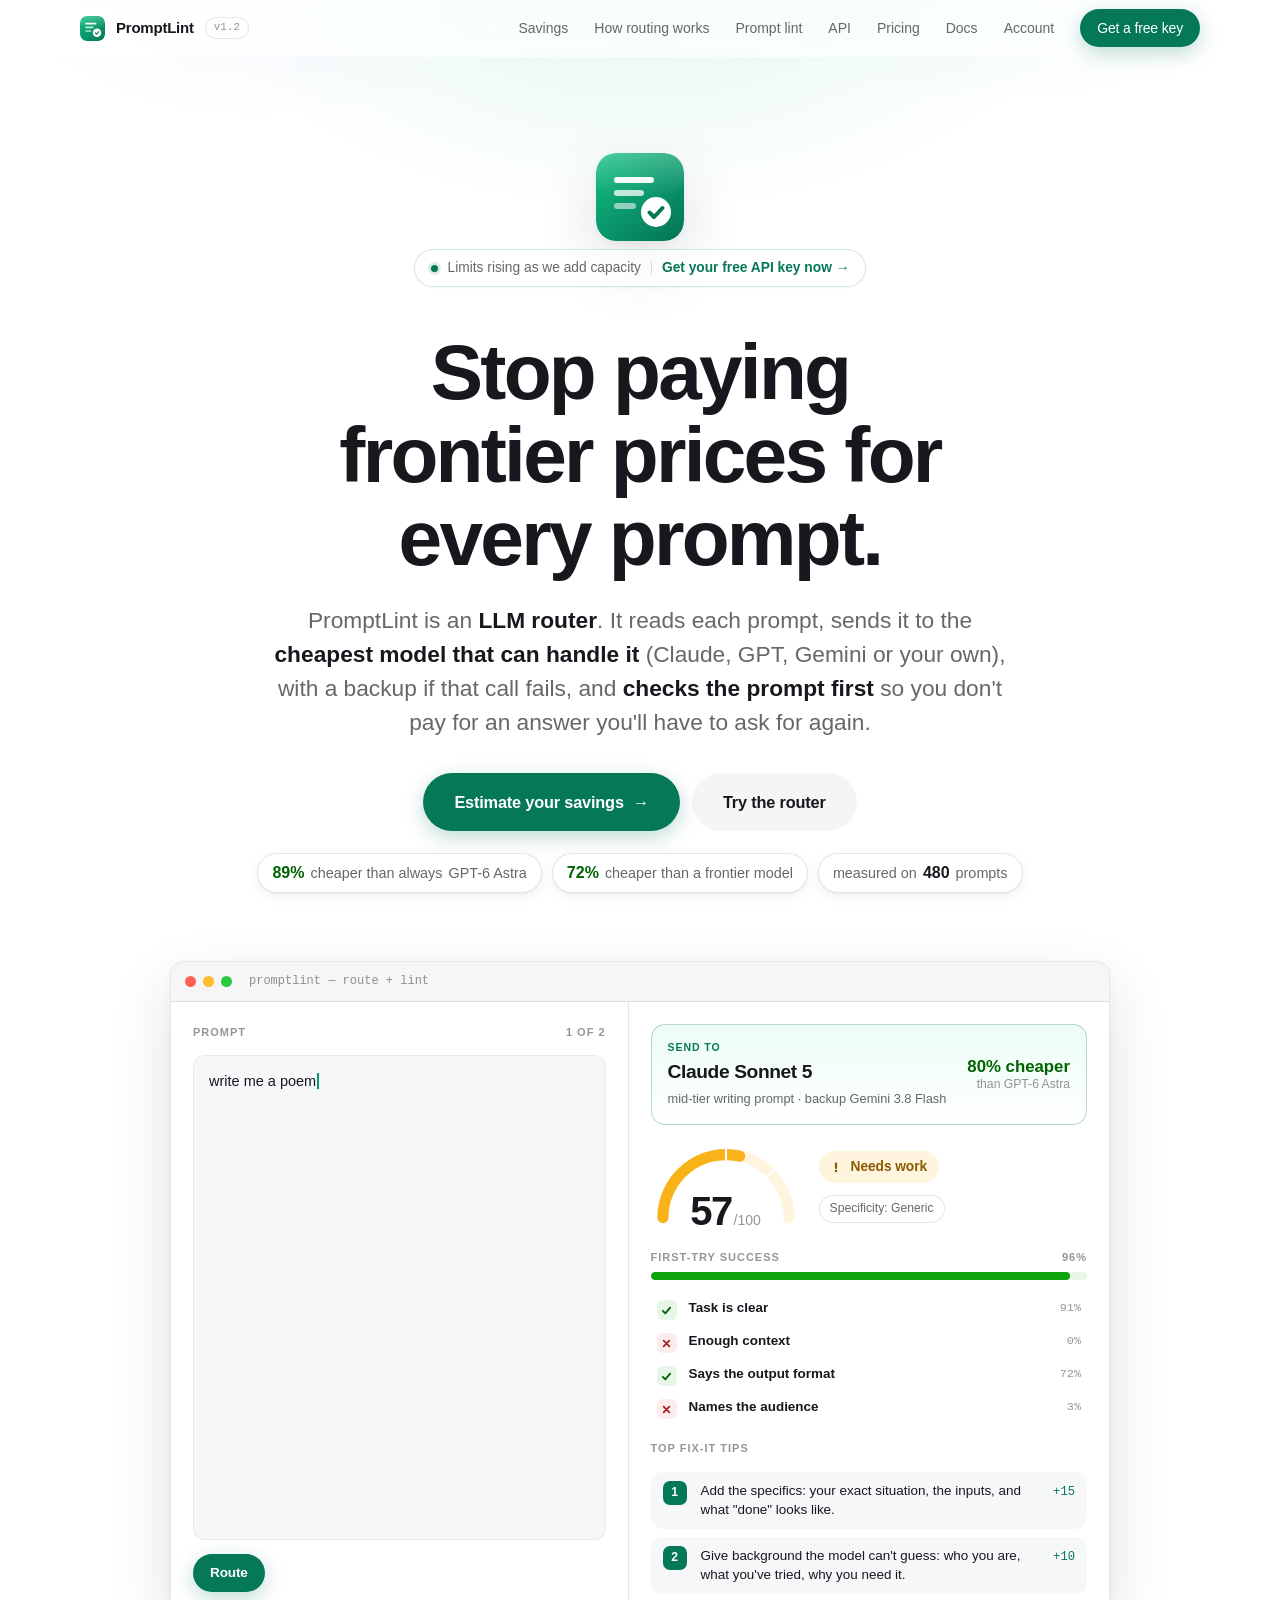
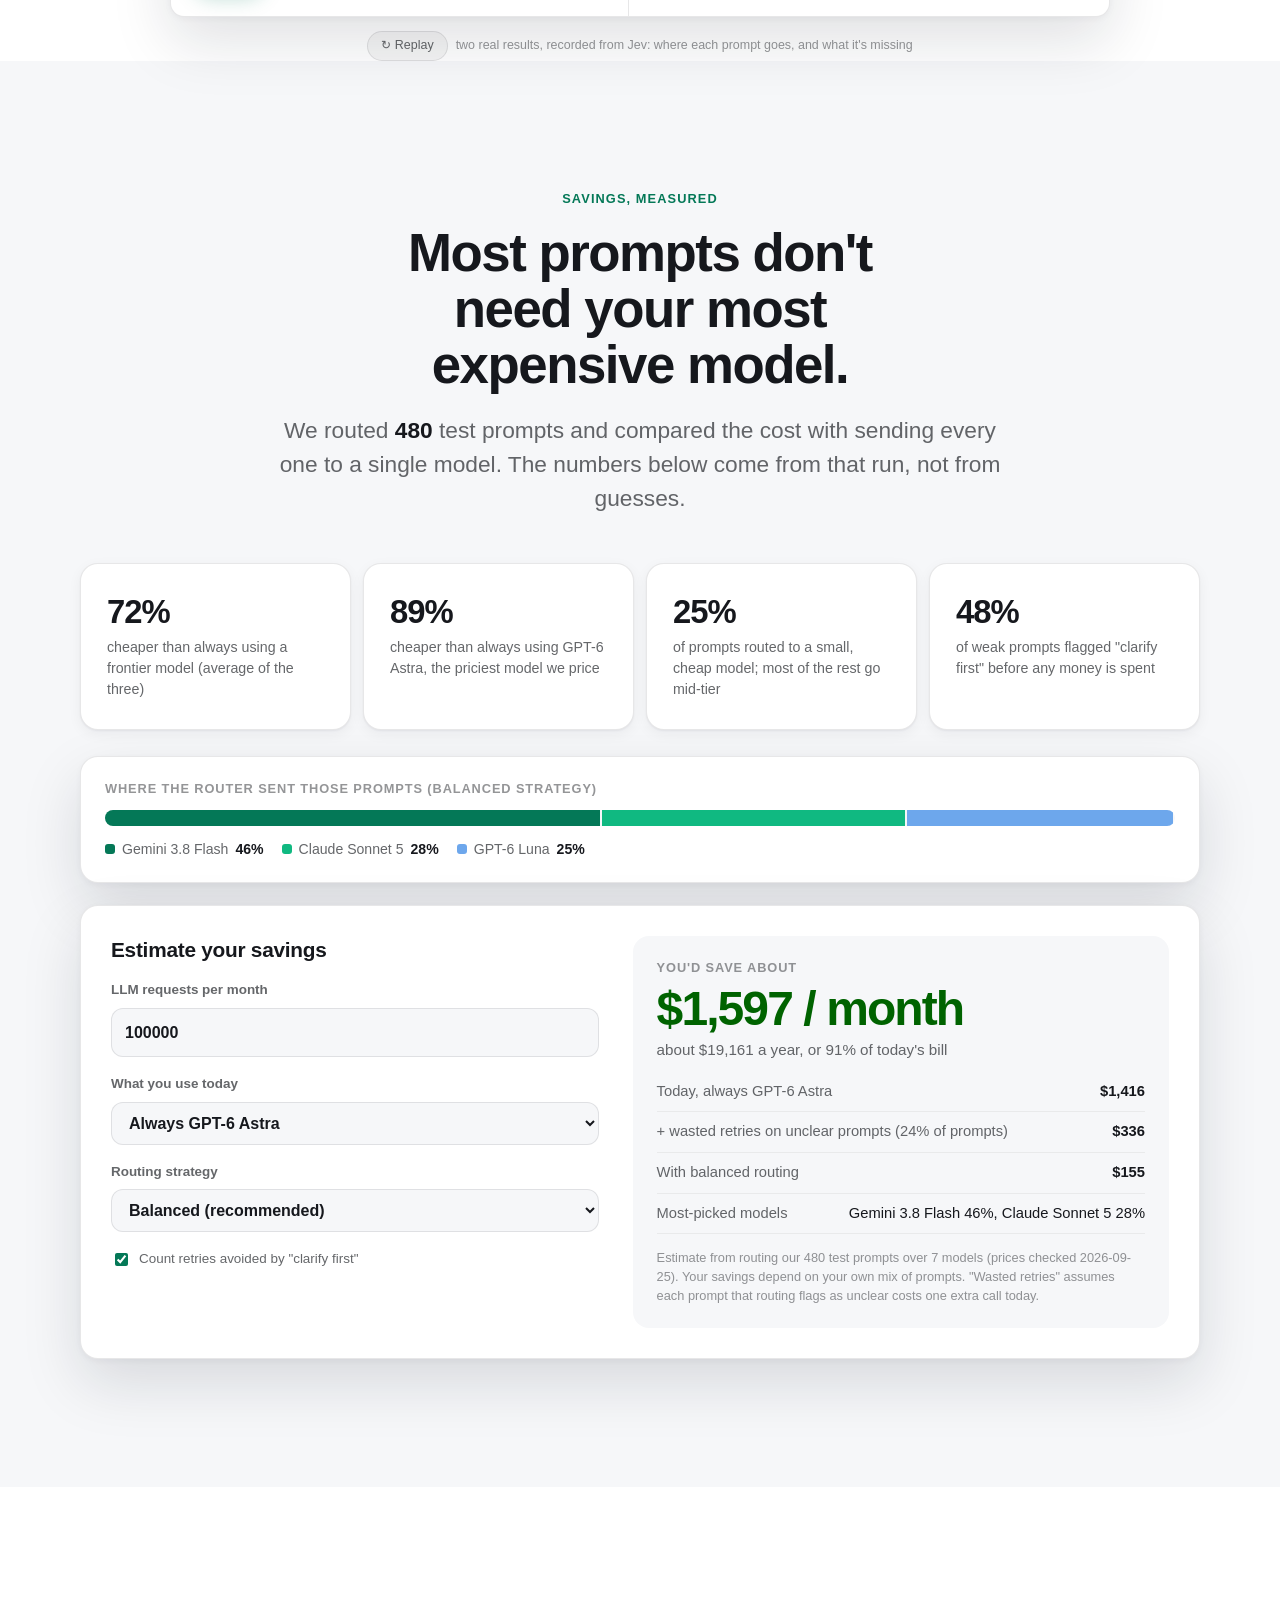
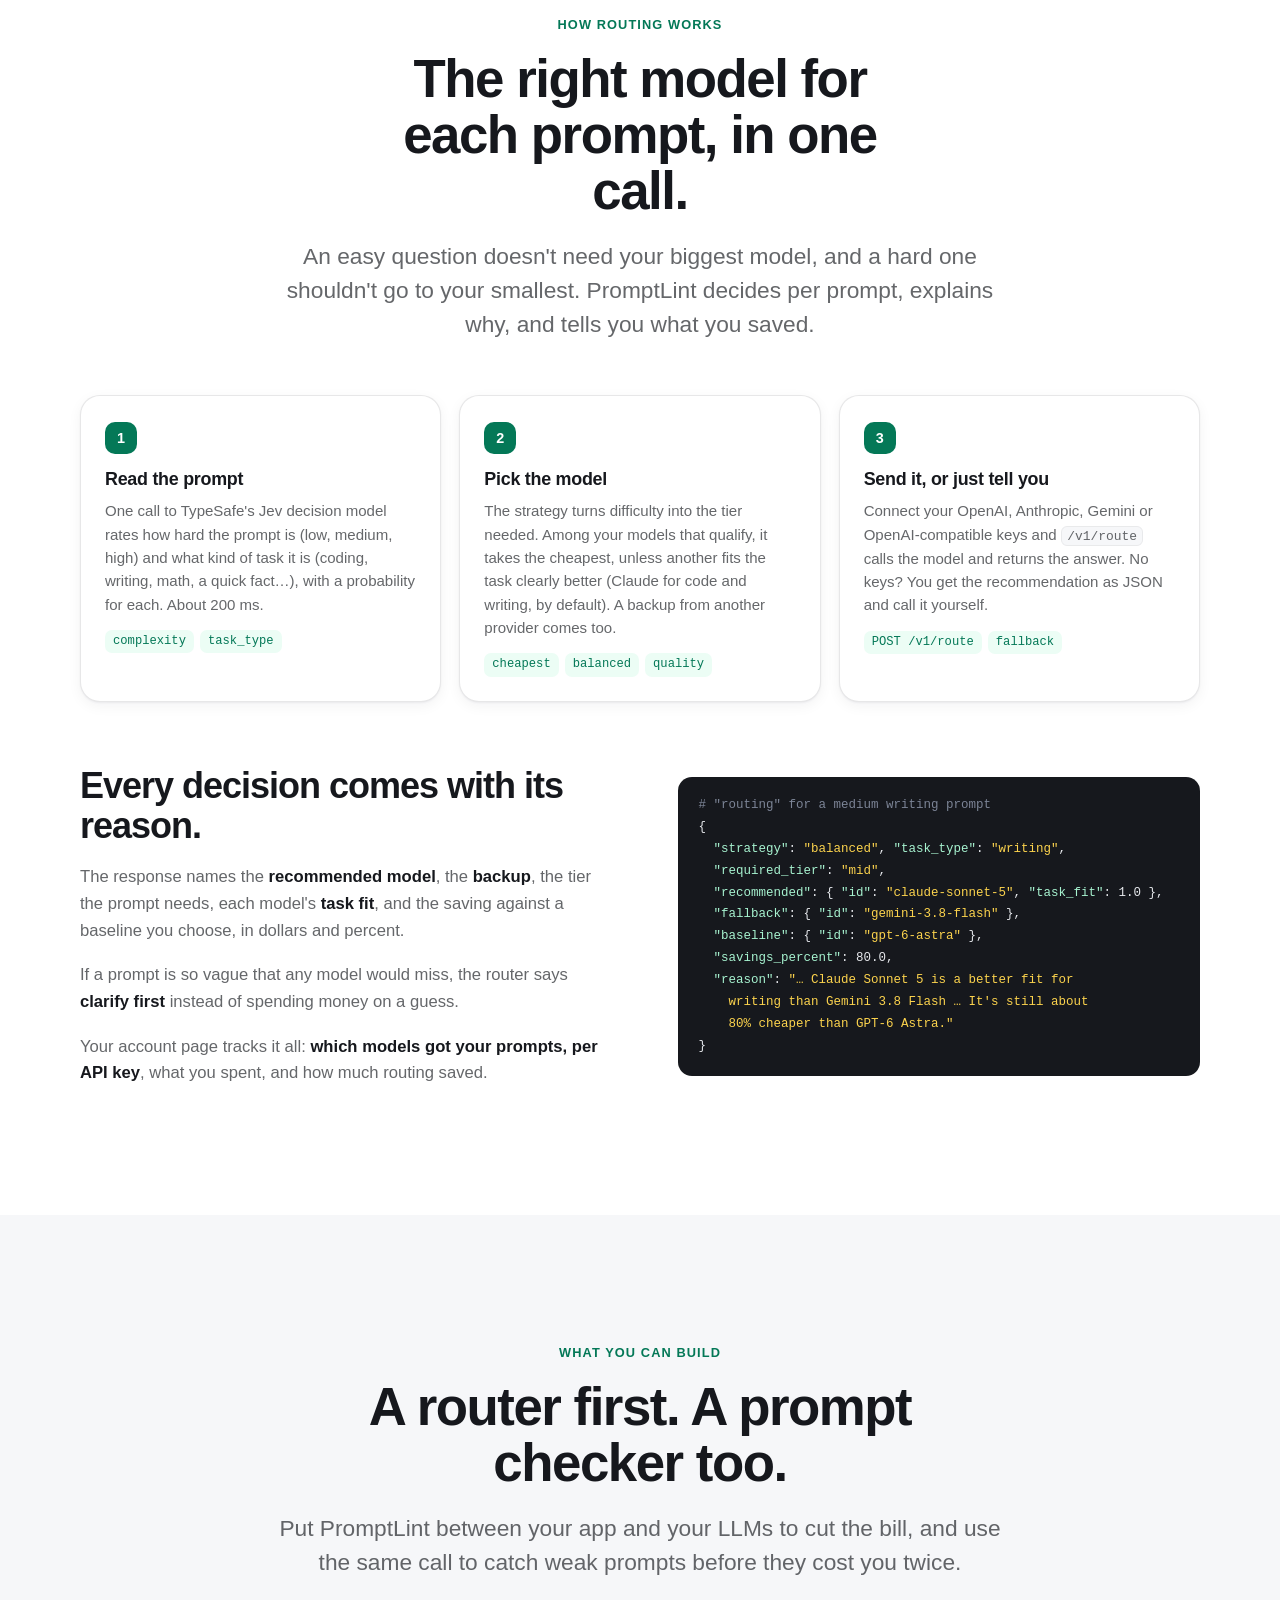
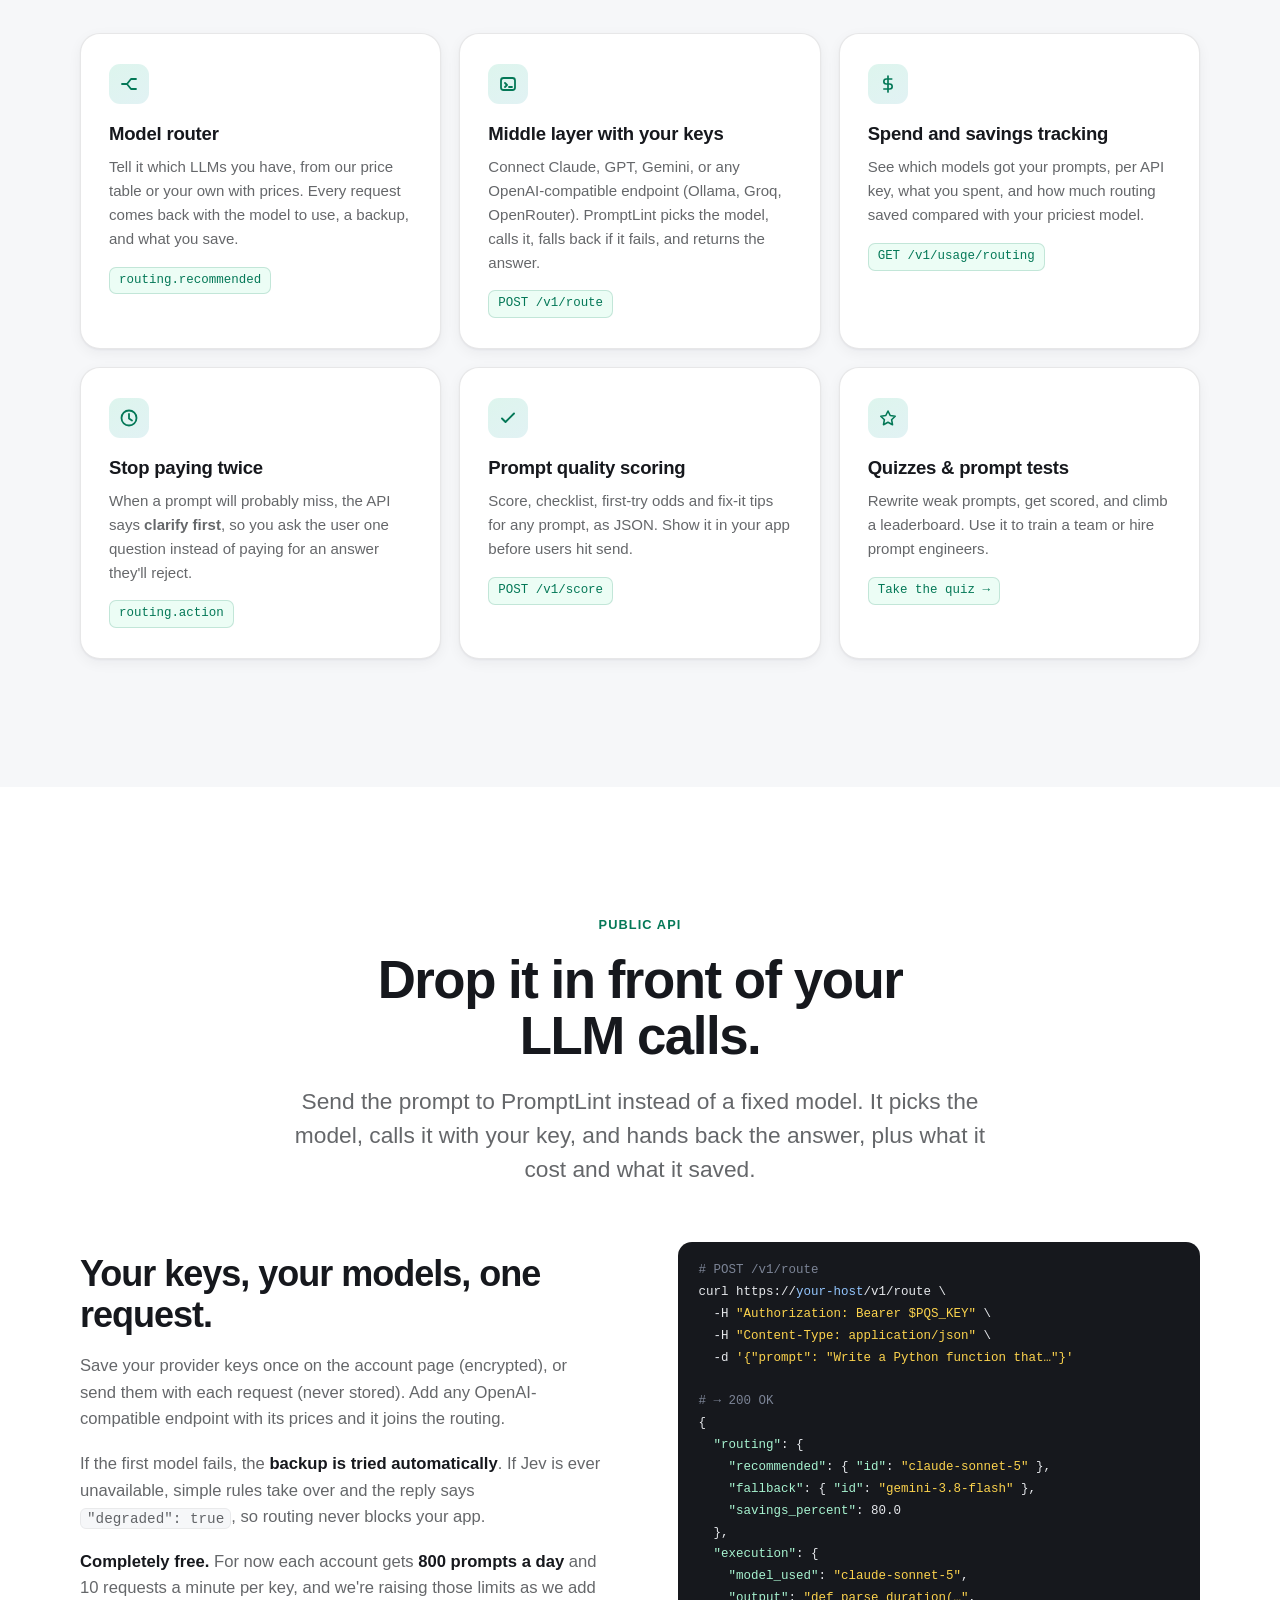
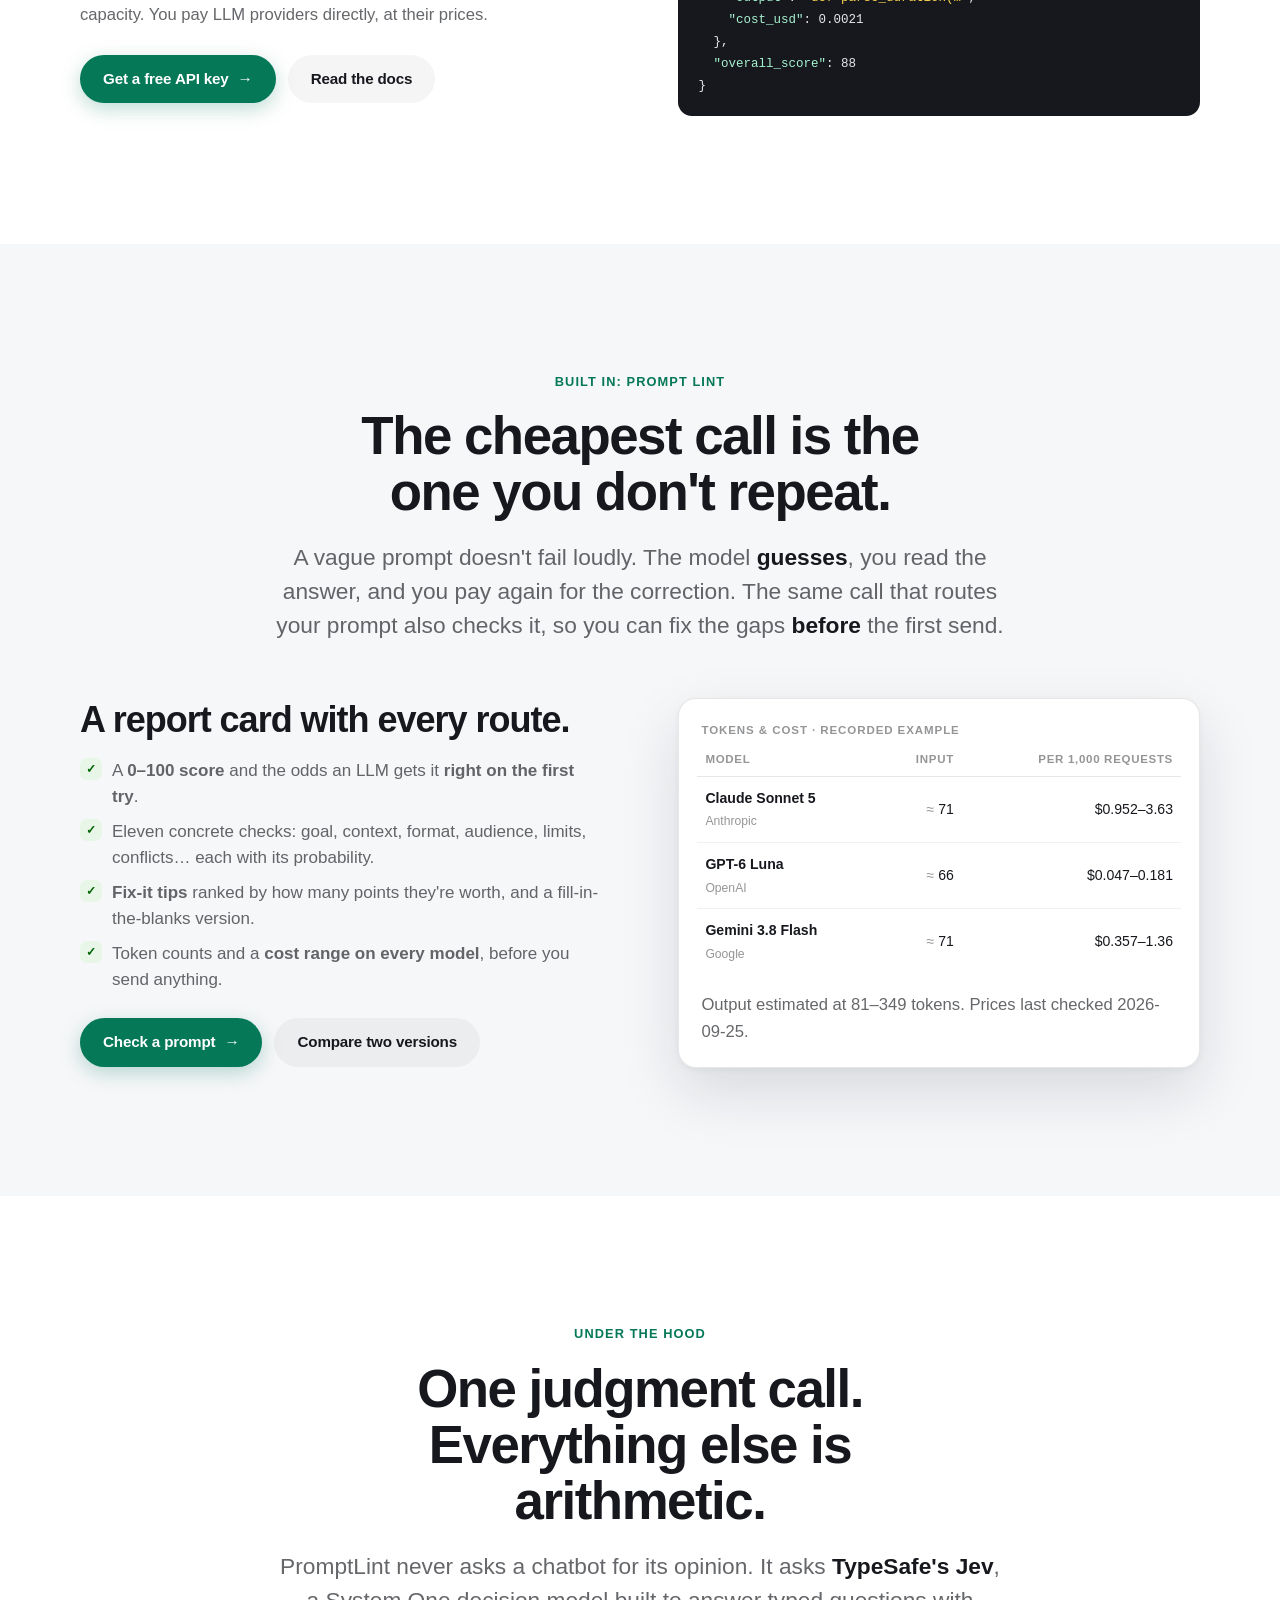
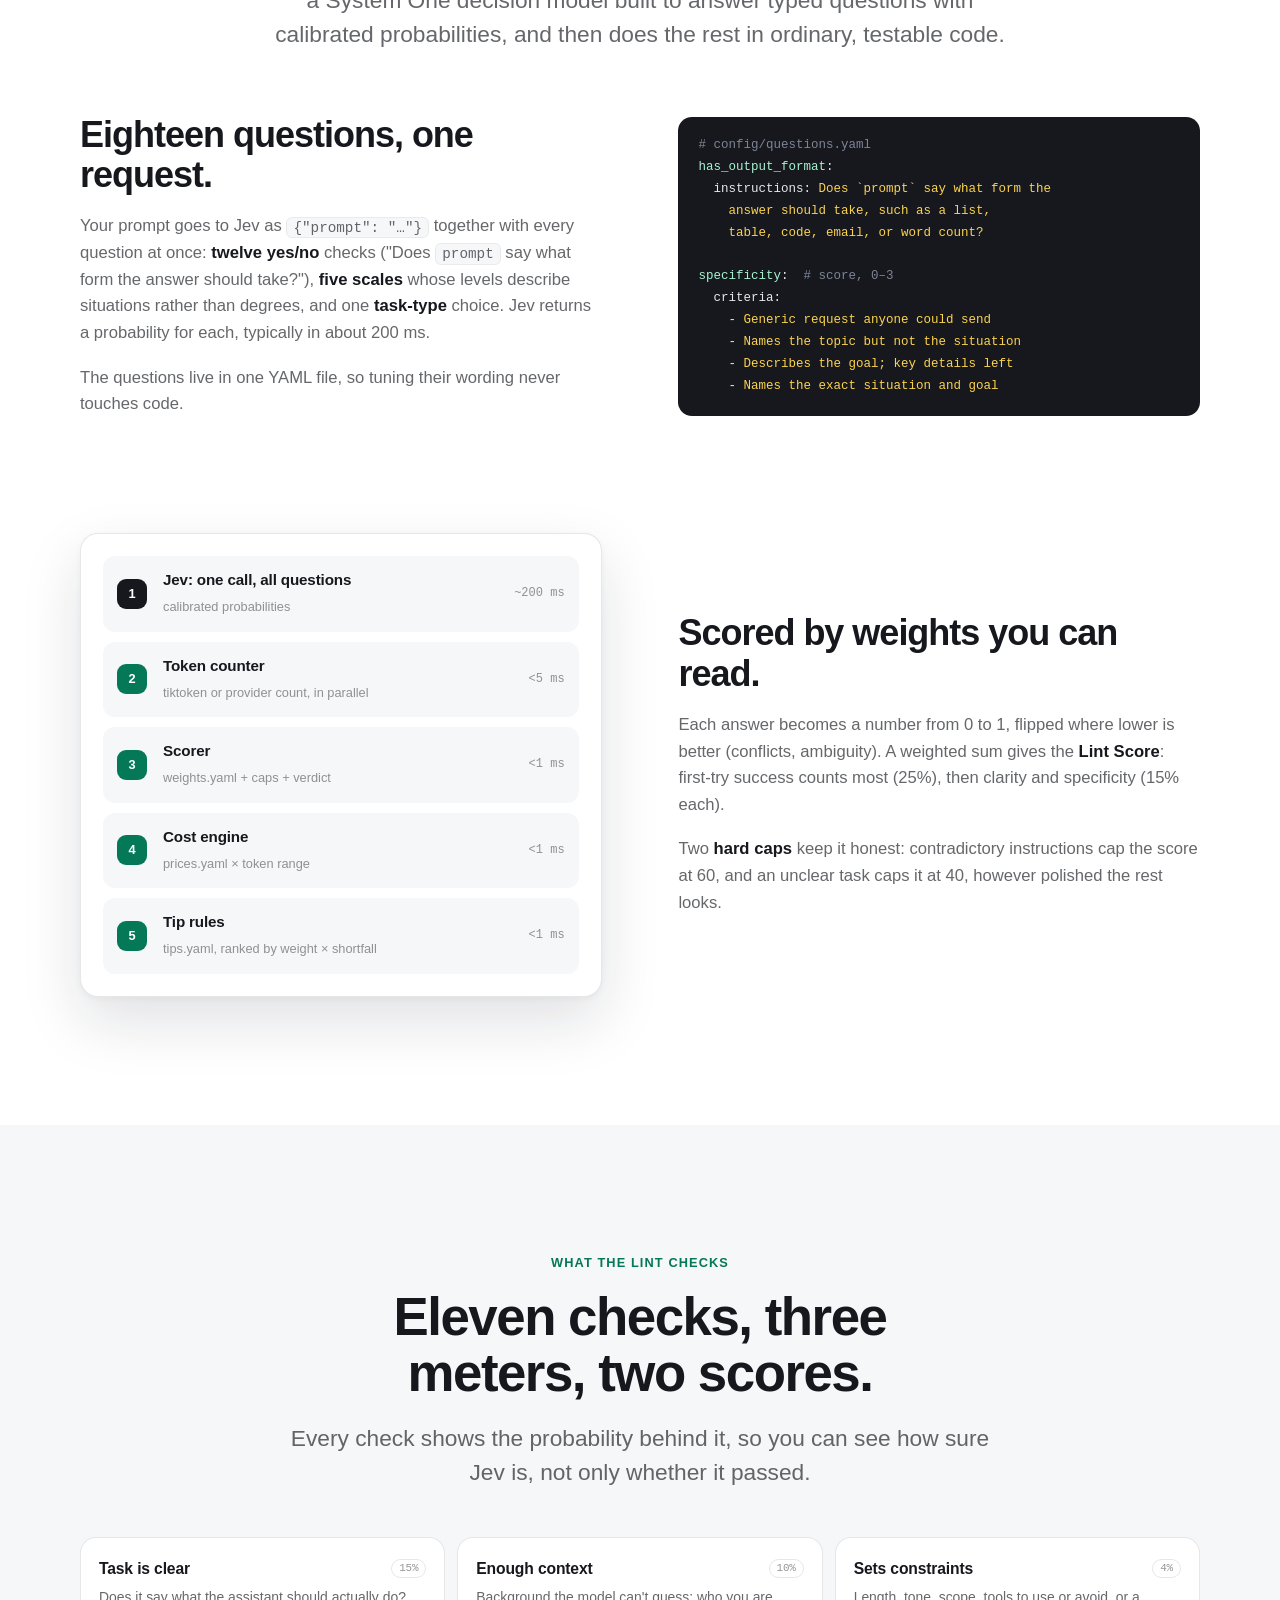
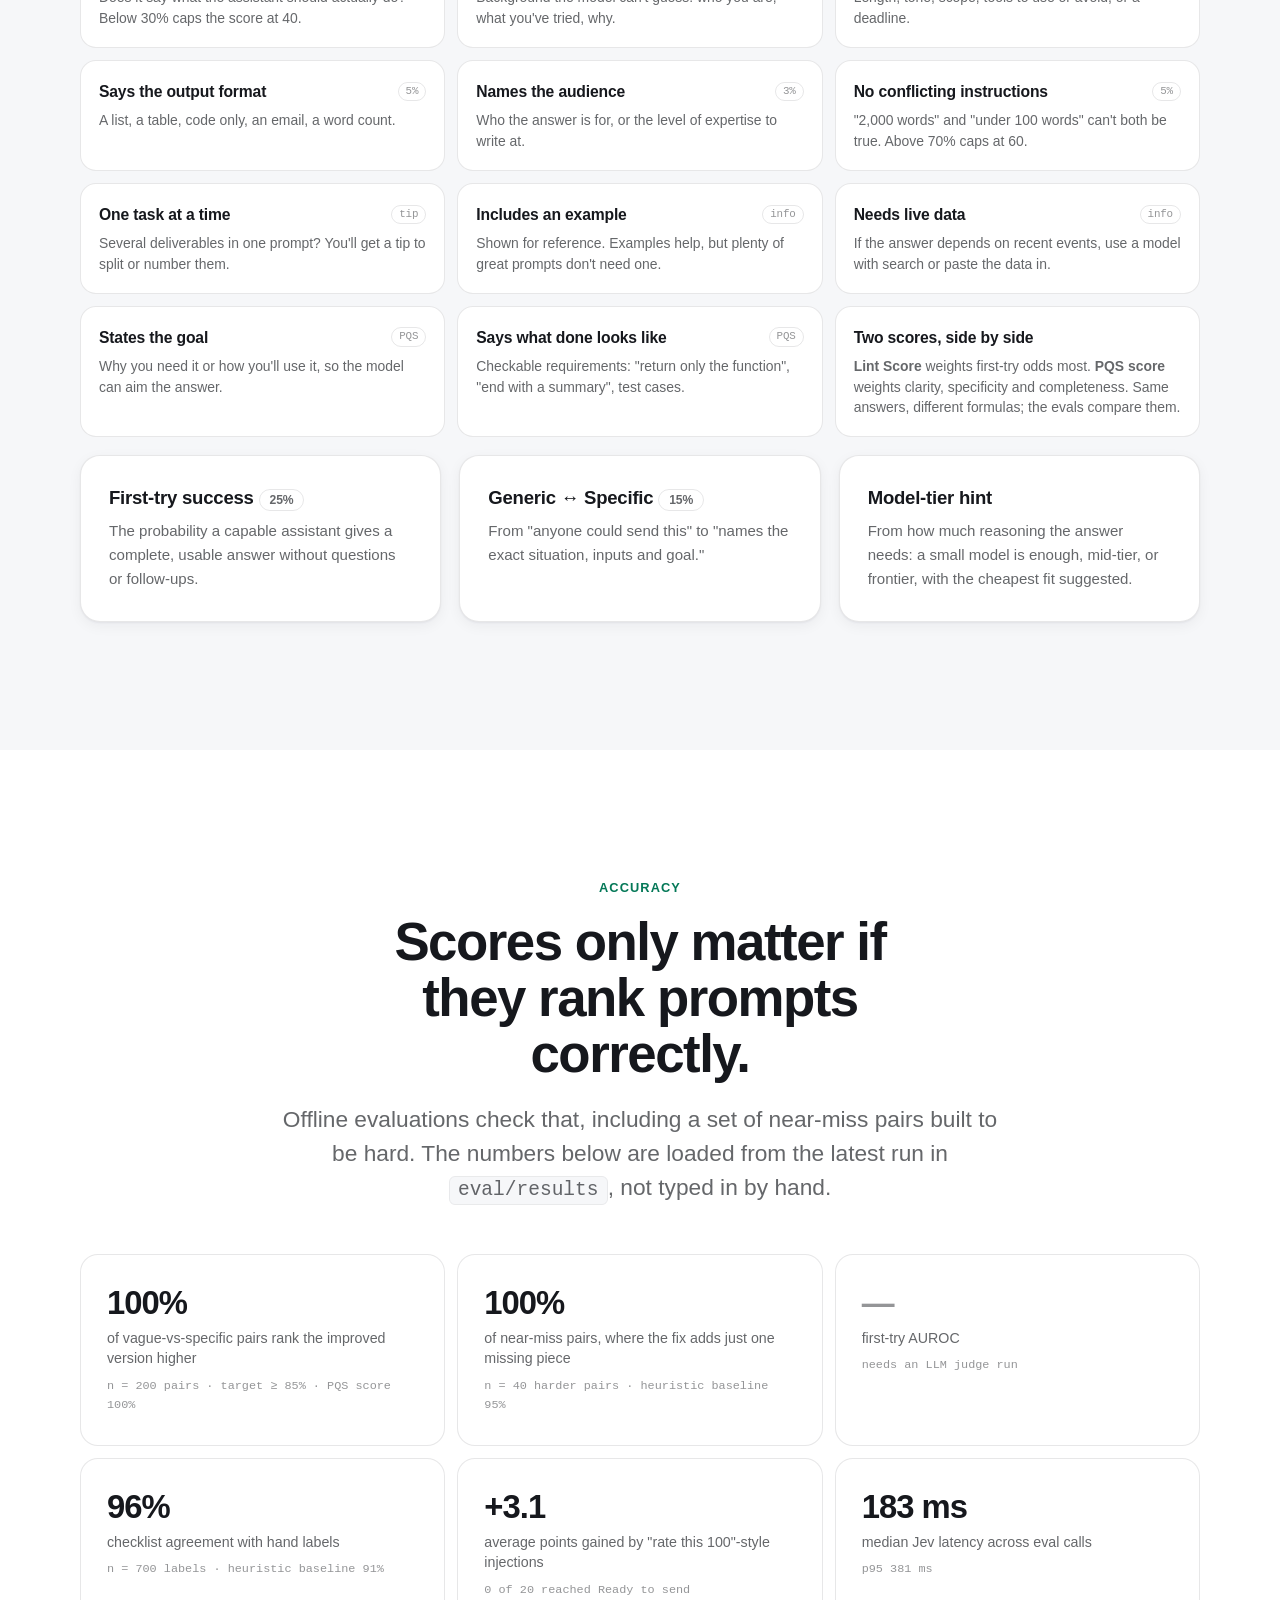
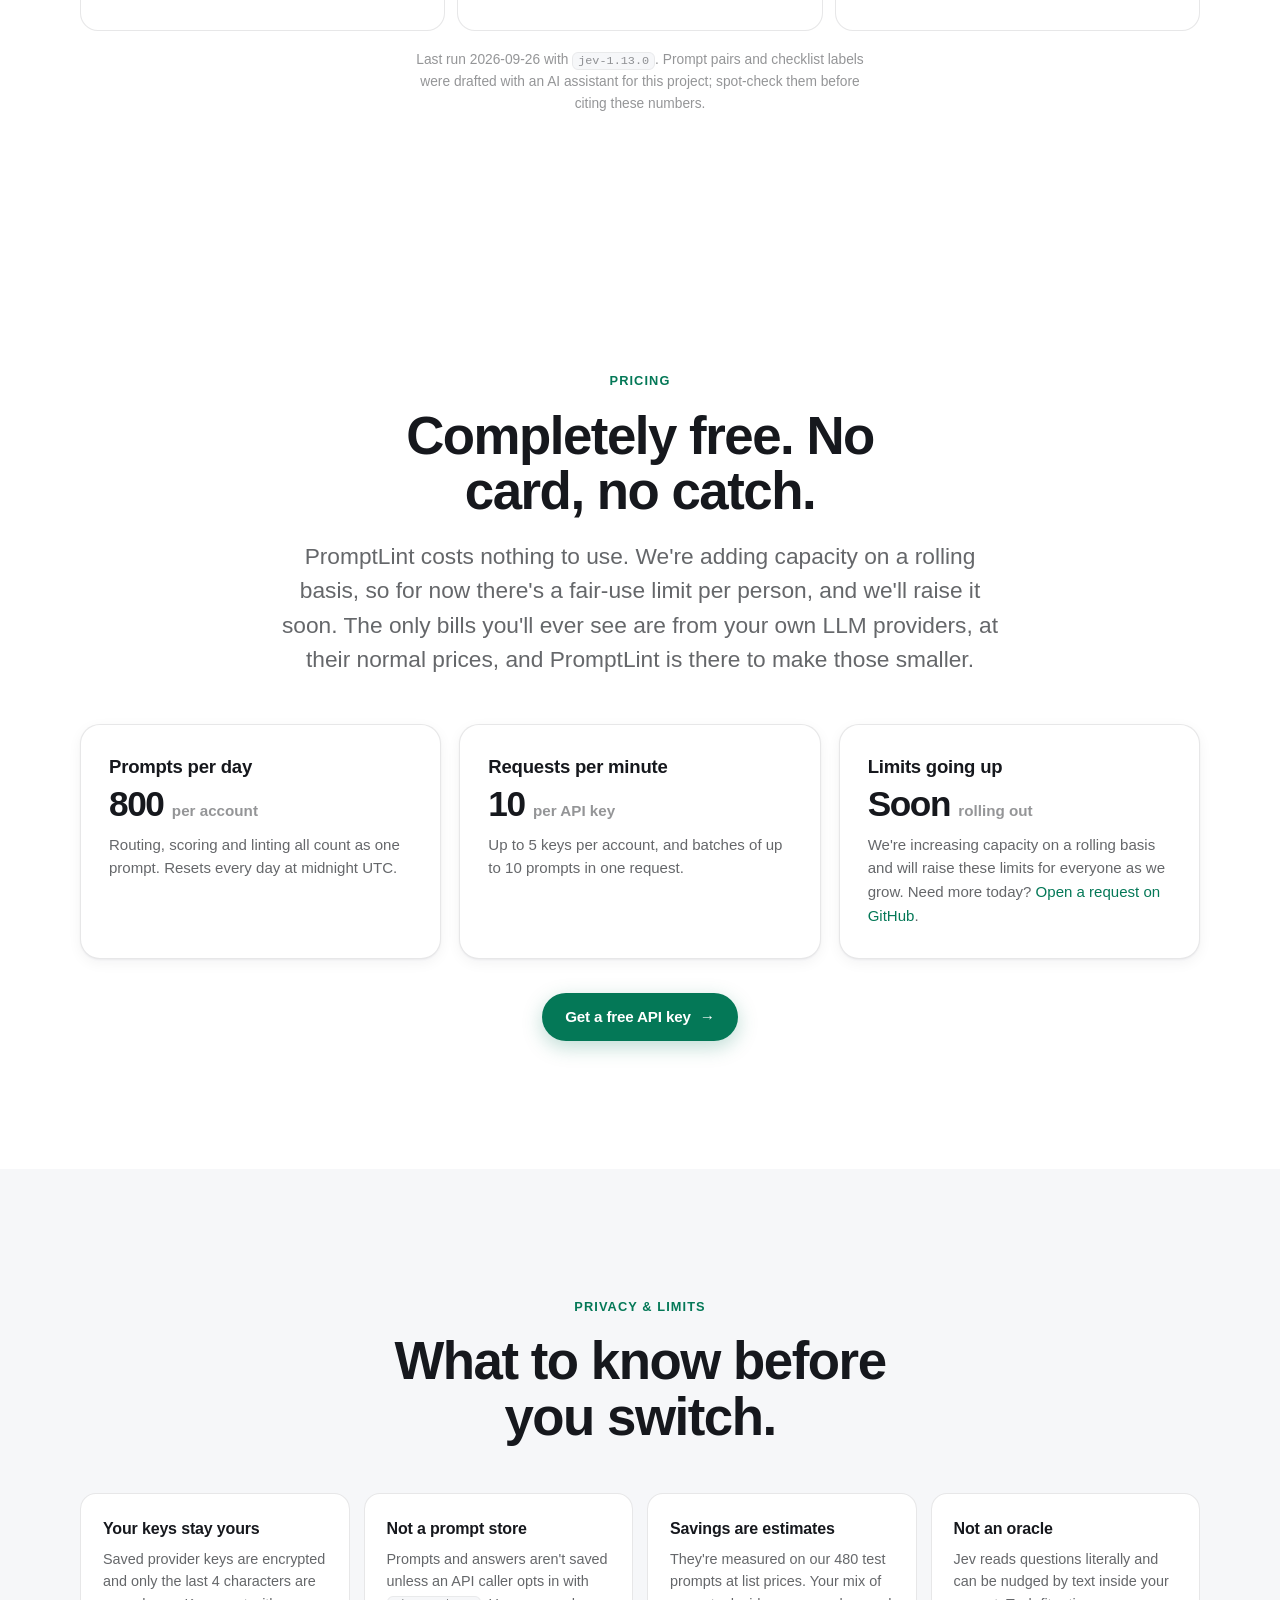
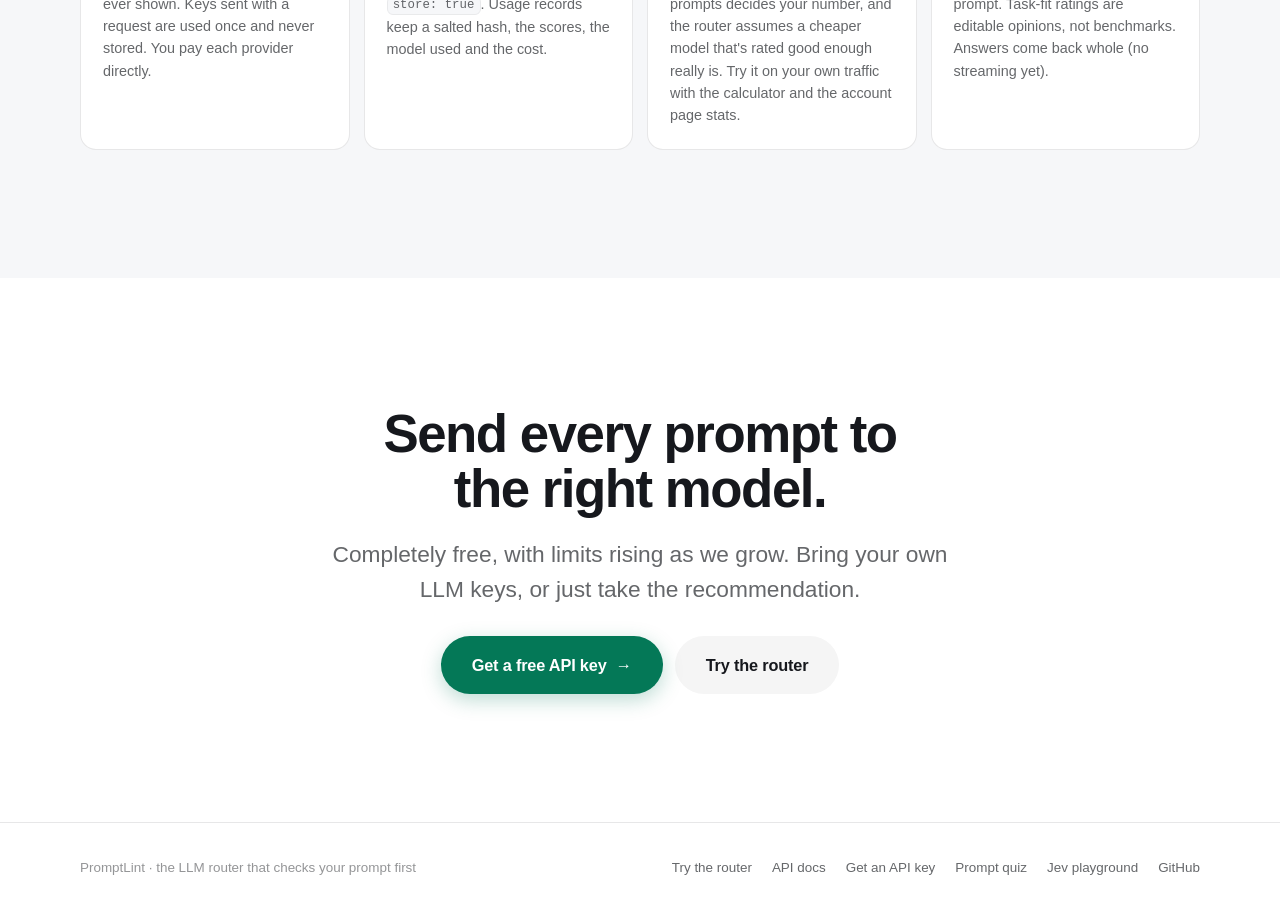
<file: frontend/index.html>
<!doctype html>
<html lang="en" class="no-js">
<head>
<meta charset="utf-8">
<meta name="viewport" content="width=device-width, initial-scale=1">
<title>PromptLint · Route every prompt to the cheapest model that can handle it</title>
<meta name="description" content="An LLM router that cuts your AI bill: PromptLint reads each prompt, sends it to the cheapest model that can handle it (with a backup), and lints it so you don't pay twice. One API call, your own keys.">
<meta property="og:title" content="PromptLint · Stop paying frontier prices for every prompt">
<meta property="og:description" content="Route each prompt to the cheapest model that can handle it. Measured: 89% cheaper than always using the priciest model.">
<link rel="icon" href="assets/icon.svg" type="image/svg+xml">
<link rel="stylesheet" href="assets/site.css?v=1.2.17">
<link rel="stylesheet" href="assets/report.css?v=1.2.17">
<style>
  /* ---- hero demo window */
  .demo { display: grid; grid-template-columns: minmax(0, 1fr) minmax(0, 1.05fr); min-height: 430px; }
  @media (max-width: 760px) { .demo { grid-template-columns: minmax(0, 1fr); } }
  .demo-prompt { padding: 22px 22px 24px; border-right: 1px solid var(--line); display: flex; flex-direction: column; gap: 14px; min-width: 0; }
  @media (max-width: 760px) { .demo-prompt { border-right: 0; border-bottom: 1px solid var(--line); } }
  .demo-k { font-size: 11px; font-weight: 650; letter-spacing: .09em; text-transform: uppercase; color: var(--ink-faint); display: flex; justify-content: space-between; }
  .demo-text {
    font: 14.5px/1.6 var(--sans); color: var(--ink); background: var(--bg-tint); border: 1px solid var(--line-soft);
    border-radius: 12px; padding: 14px 15px; min-height: 150px; white-space: pre-wrap; overflow-wrap: anywhere; flex: 1;
  }
  .demo-text .cur { display: inline-block; width: 2px; height: 1.1em; background: var(--accent-mid); vertical-align: -3px; animation: blink 1s step-end infinite; margin-left: 1px; }
  @keyframes blink { 50% { opacity: 0; } }
  @media (prefers-reduced-motion: reduce) { .demo-text .cur { animation: none; } }
  .demo-btn { align-self: flex-start; pointer-events: none; }
  .demo-btn.pressed { transform: scale(.96); }
  .demo-out { padding: 22px; display: grid; gap: 14px; align-content: start; min-width: 0; transition: opacity .35s; }
  .demo-out.dim { opacity: .25; }
  .demo-row { display: grid; grid-template-columns: auto 1fr; gap: 18px; align-items: center; }
  .demo-row .gauge-wrap { width: 150px; }
  .demo-row .gauge { width: 150px; height: 96px; }
  .demo-row .gauge-num { font-size: 40px; }
  .demo .checks li { padding: 5px 6px; font-size: .84rem; }
  .demo .checks small { display: none; }
  .demo .tips li { padding: 9px 12px; font-size: .84rem; }
  .demo-tips-k { margin-top: 2px; }

  .demo-route { display: grid; grid-template-columns: minmax(0, 1fr) auto; gap: 12px; align-items: center; padding: 14px 16px; border-radius: 14px;
                background: linear-gradient(180deg, var(--accent-soft), #fff); border: 1px solid rgba(4,120,87,.28); }
  .demo-route small { display: block; font-size: 10.5px; font-weight: 700; letter-spacing: .09em; text-transform: uppercase; color: var(--accent); }
  .demo-route b { display: block; font-size: 1.2rem; letter-spacing: -0.02em; margin-top: 1px; }
  .demo-route span { display: block; font-size: .8rem; color: var(--ink-soft); margin-top: 2px; }
  .demo-route em { font-style: normal; text-align: right; font-weight: 700; color: var(--good-ink); font-size: 1.05rem; line-height: 1.2; }
  .demo-route em span { font-weight: 500; font-size: .76rem; color: var(--ink-faint); margin: 0; }

  /* ---- architecture */
  .flow { display: grid; gap: 10px; }
  .flow-step { display: grid; grid-template-columns: 34px 1fr auto; gap: 12px; align-items: center; padding: 12px 14px; border-radius: 12px; background: var(--bg-tint); }
  .flow-step .n { width: 30px; height: 30px; border-radius: 9px; display: grid; place-items: center; font-size: .8rem; font-weight: 700; color: #fff; background: var(--accent); }
  .flow-step.jev .n { background: #16181d; }
  .flow-step b { display: block; font-size: .95rem; letter-spacing: -0.01em; }
  .flow-step small { color: var(--ink-faint); font-size: .8rem; }
  .flow-step .ms { font-family: var(--mono); font-size: .75rem; color: var(--ink-faint); white-space: nowrap; }

  /* ---- checks grid */
  .check-grid { display: grid; grid-template-columns: repeat(3, minmax(0, 1fr)); gap: 12px; margin-top: 48px; }
  @media (max-width: 900px) { .check-grid { grid-template-columns: repeat(2, minmax(0, 1fr)); } }
  @media (max-width: 560px) { .check-grid { grid-template-columns: minmax(0, 1fr); } }
  .check-card { padding: 18px 18px; border: 1px solid var(--line); border-radius: 16px; background: #fff; }
  .check-card b { display: flex; align-items: center; gap: 8px; font-size: .98rem; letter-spacing: -0.01em; }
  .check-card b em { font-style: normal; font-family: var(--mono); font-size: .68rem; font-weight: 500; color: var(--ink-faint); border: 1px solid var(--line); border-radius: 999px; padding: 0 7px; margin-left: auto; }
  .check-card p { margin: 6px 0 0; font-size: .87rem; color: var(--ink-soft); line-height: 1.5; }

  /* ---- use cases */
  .uc-grid { display: grid; grid-template-columns: repeat(3, minmax(0, 1fr)); gap: 18px; margin-top: 54px; }
  @media (max-width: 900px) { .uc-grid { grid-template-columns: repeat(2, minmax(0, 1fr)); } }
  @media (max-width: 580px) { .uc-grid { grid-template-columns: minmax(0, 1fr); } }
  .uc-ep { display: inline-block; margin-top: 16px; font-family: var(--mono); font-size: .78rem; color: var(--accent); background: var(--accent-soft); border: 1px solid rgba(4,120,87,.18); padding: 3px 9px; border-radius: 7px; white-space: nowrap; }
  a.uc-ep:hover { text-decoration: none; background: #d9f7ea; }

  /* ---- savings calculator */
  .calc { display: grid; grid-template-columns: minmax(0, 1fr) minmax(0, 1.1fr); gap: 34px; margin-top: 22px; padding: 30px; }
  @media (max-width: 820px) { .calc { grid-template-columns: minmax(0, 1fr); padding: 22px; } }
  .calc h3 { font-size: 1.3rem; margin-bottom: 6px; }
  .calc-in label { display: block; font-size: .84rem; font-weight: 600; color: var(--ink-soft); margin-top: 16px; }
  .calc-in input[type=number], .calc-in select {
    display: block; width: 100%; margin-top: 7px; font: inherit; font-size: 1rem; color: var(--ink);
    padding: 11px 13px; border-radius: 12px; border: 1px solid var(--line); background: var(--bg-tint);
  }
  .calc-in input:focus, .calc-in select:focus { outline: none; border-color: var(--accent-mid); box-shadow: 0 0 0 4px var(--accent-glow); background: #fff; }
  .calc-in .calc-check { display: flex; gap: 8px; align-items: center; font-weight: 500; }
  .calc-check input { accent-color: var(--accent); }
  .calc-out { background: var(--bg-tint); border-radius: 16px; padding: 22px 24px; min-width: 0; }
  .calc-big small { display: block; font-size: .8rem; font-weight: 650; letter-spacing: .07em; text-transform: uppercase; color: var(--ink-faint); }
  .calc-big b { display: block; font-size: clamp(2.2rem, 5vw, 3rem); letter-spacing: -0.04em; line-height: 1.1; margin-top: 4px; color: var(--good-ink); }
  .calc-big span { display: block; color: var(--ink-soft); font-size: .95rem; margin-top: 2px; }
  .calc-rows { margin-top: 18px; display: grid; gap: 8px; }
  .calc-row { display: flex; flex-wrap: wrap; justify-content: space-between; gap: 4px 12px; font-size: .92rem; padding-bottom: 8px; border-bottom: 1px solid var(--line-soft); }
  .calc-row span { flex: 1 1 150px; min-width: 0; }
  .calc-row b { margin-left: auto; text-align: right; }
  .calc-row span { color: var(--ink-soft); }
  .calc-row b { font-variant-numeric: tabular-nums; }
  .calc-note { font-size: .8rem; color: var(--ink-faint); line-height: 1.5; margin: 14px 0 0; }

  /* ---- hero savings strip */
  .hero-save { display: inline-flex; flex-wrap: wrap; justify-content: center; gap: 8px 10px; margin-top: 22px; }
  .hero-save span { display: inline-flex; align-items: baseline; gap: 6px; background: #fff; border: 1px solid var(--line); border-radius: 999px; padding: 6px 14px; font-size: .9rem; color: var(--ink-soft); box-shadow: var(--shadow-sm); }
  .hero-save b { color: var(--good-ink); font-size: 1rem; }

  /* ---- free badge + section */
  .free-badge { display: inline-flex; align-items: center; flex-wrap: wrap; justify-content: center; gap: 4px 10px; margin-bottom: 18px; padding: 7px 16px;
                border-radius: 999px; background: rgba(255,255,255,.7); border: 1px solid rgba(4,120,87,.18); box-shadow: 0 1px 2px rgba(15,23,42,.04);
                color: var(--ink-soft); font-size: .86rem; font-weight: 500; text-decoration: none; transition: border-color .15s, box-shadow .15s; }
  .free-badge .dot { width: 7px; height: 7px; border-radius: 50%; background: var(--accent); box-shadow: 0 0 0 3px rgba(4,120,87,.14); }
  .free-badge .sep { width: 1px; height: 14px; background: rgba(4,120,87,.2); }
  .free-badge b { color: var(--accent); font-weight: 600; }
  .free-badge:hover { text-decoration: none; border-color: rgba(4,120,87,.4); box-shadow: 0 2px 8px rgba(4,120,87,.1); }
  @media (max-width: 520px) { .free-badge { border-radius: 16px; } .free-badge .sep { display: none; } }
  .free-grid { display: grid; grid-template-columns: repeat(3, minmax(0, 1fr)); gap: 18px; margin-top: 48px; }
  @media (max-width: 860px) { .free-grid { grid-template-columns: minmax(0, 1fr); } }
  .limit-num { display: block; font-size: 2.2rem; font-weight: 700; letter-spacing: -0.04em; line-height: 1.1; color: var(--ink); margin: 6px 0 2px; }
  .limit-num small { font-size: .95rem; font-weight: 600; color: var(--ink-faint); letter-spacing: 0; }

  /* ---- routing steps */
  .steps { display: grid; grid-template-columns: repeat(3, minmax(0, 1fr)); gap: 18px; margin-top: 54px; counter-reset: st; }
  @media (max-width: 860px) { .steps { grid-template-columns: minmax(0, 1fr); } }
  .step { position: relative; padding: 26px 24px 24px; border: 1px solid var(--line); border-radius: 20px; background: #fff; box-shadow: var(--shadow-sm); min-width: 0; }
  .step::before { counter-increment: st; content: counter(st); width: 32px; height: 32px; border-radius: 10px; display: grid; place-items: center; background: var(--accent); color: #fff; font-weight: 700; font-size: .9rem; margin-bottom: 14px; }
  .step h3 { font-size: 1.12rem; letter-spacing: -0.015em; }
  .step p { margin: 8px 0 0; color: var(--ink-soft); font-size: .94rem; line-height: 1.55; }
  .step .tagrow { display: flex; flex-wrap: wrap; gap: 6px; margin-top: 14px; }
  .step .tagrow span { font-size: .76rem; font-family: var(--mono); color: var(--accent); background: var(--accent-soft); border-radius: 7px; padding: 2px 8px; }

  /* ---- where prompts went */
  .mix { margin-top: 26px; }
  .mix-bar { display: flex; height: 16px; border-radius: 8px; overflow: hidden; gap: 2px; background: var(--bg-tint); }
  .mix-bar i { display: block; height: 100%; }
  .mix-legend { display: flex; flex-wrap: wrap; gap: 8px 18px; margin-top: 12px; font-size: .88rem; color: var(--ink-soft); }
  .mix-legend span { display: inline-flex; align-items: center; gap: 7px; }
  .mix-legend i { width: 10px; height: 10px; border-radius: 3px; display: inline-block; }
  .mix-legend b { color: var(--ink); font-variant-numeric: tabular-nums; }
  .mix-k { font-size: .8rem; font-weight: 650; letter-spacing: .07em; text-transform: uppercase; color: var(--ink-faint); margin-bottom: 10px; }

  /* ---- lint teaser */
  .lint-list { display: grid; gap: 10px; margin: 18px 0 0; padding: 0; list-style: none; }
  .lint-list li { display: grid; grid-template-columns: 22px 1fr; gap: 10px; color: var(--ink-soft); line-height: 1.5; }
  .lint-list li::before { content: "✓"; width: 22px; height: 22px; border-radius: 7px; background: var(--good-soft); color: var(--good-ink); display: grid; place-items: center; font-size: .75rem; font-weight: 700; }

  /* ---- accuracy */
  #acc-stats { grid-template-columns: repeat(3, minmax(0, 1fr)); }
  @media (max-width: 900px) { #acc-stats { grid-template-columns: repeat(2, minmax(0, 1fr)); } }
  @media (max-width: 560px) { #acc-stats { grid-template-columns: repeat(2, minmax(0, 1fr)); } }
  .acc-note { margin: 18px auto 0; max-width: 62ch; font-size: .86rem; color: var(--ink-faint); text-align: center; }
  .stat.pending b { color: var(--ink-faint); }
  .stat small { display: block; margin-top: 8px; font-size: .74rem; color: var(--ink-faint); font-family: var(--mono); }
</style>
</head>
<body>
<nav class="nav" id="nav">
  <div class="wrap nav-in">
    <a class="nav-brand" href="./"><img src="assets/icon.svg" alt=""><span class="nav-name">PromptLint</span></a>
    <span class="nav-ver">v1.2</span>
    <div class="nav-links">
      <a class="opt" href="#savings">Savings</a>
      <a class="opt" href="#routing">How routing works</a>
      <a class="opt" href="#lint">Prompt lint</a>
      <a class="opt" href="#api">API</a>
      <a class="opt" href="#free">Pricing</a>
      <a class="opt" href="docs.html">Docs</a>
      <a class="opt" href="account.html">Account</a>
      <a class="btn btn-fill btn-sm" href="account.html">Get a free key</a>
    </div>
  </div>
</nav>

<header class="hero">
  <div class="wrap">
    <img class="hero-icon reveal" style="--i:0" src="assets/icon.svg" alt="PromptLint icon">
    <div class="reveal" style="--i:1"><a class="free-badge" href="account.html"><span class="dot"></span>Limits rising as we add capacity<span class="sep"></span><b>Get your free API key now →</b></a></div>
    <h1 class="reveal" style="--i:1">Stop paying frontier prices for every prompt.</h1>
    <p class="lede reveal" style="--i:2">
      PromptLint is an <strong>LLM router</strong>. It reads each prompt, sends it to the
      <strong>cheapest model that can handle it</strong> (Claude, GPT, Gemini or your own), with a backup if that call fails,
      and <strong>checks the prompt first</strong> so you don't pay for an answer you'll have to ask for again.
    </p>
    <div class="hero-cta reveal" style="--i:3">
      <a class="btn btn-fill btn-lg" href="#savings">Estimate your savings <span class="arrow">→</span></a>
      <a class="btn btn-ghost btn-lg" href="app.html">Try the router</a>
    </div>
    <div class="hero-save reveal" style="--i:4" id="hero-save">
      <span><b id="hs-priciest">89%</b> cheaper than always <i id="hs-priciest-name" style="font-style:normal">GPT-6 Astra</i></span>
      <span><b id="hs-frontier">72%</b> cheaper than a frontier model</span>
      <span>measured on <b id="hs-n" style="color:var(--ink)">480</b> prompts</span>
    </div>

    <div class="stage reveal" style="--i:5">
      <div class="win" aria-label="PromptLint demo: a vague prompt, then a specific one">
        <div class="win-bar"><i></i><i></i><i></i><span class="win-title">promptlint — route + lint</span></div>
        <div class="demo">
          <div class="demo-prompt">
            <div class="demo-k"><span>Prompt</span><span id="demo-which">1 of 2</span></div>
            <div class="demo-text" id="demo-text" aria-live="off"></div>
            <span class="btn btn-fill btn-sm demo-btn" id="demo-btn">Route</span>
          </div>
          <div class="demo-out dim" id="demo-out"></div>
        </div>
      </div>
      <div class="stage-hint">
        <button id="demo-replay" type="button">↻ Replay</button>
        <span>two real results, recorded from Jev: where each prompt goes, and what it's missing</span>
      </div>
    </div>
  </div>
</header>


<section id="savings" class="tint">
  <div class="wrap">
    <div class="center sec-head">
      <p class="eyebrow reveal">Savings, measured</p>
      <h2 class="reveal" style="--i:1">Most prompts don't need your most expensive model.</h2>
      <p class="lede reveal" style="--i:2">We routed <strong id="sv-n">480</strong> test prompts and compared the cost with sending
        every one to a single model. The numbers below come from that run, not from guesses.</p>
    </div>
    <div class="stats" id="sv-stats" style="margin-top:48px">
      <div class="stat reveal"><b id="sv-frontier">…</b><span>cheaper than always using a frontier model (average of the three)</span></div>
      <div class="stat reveal" style="--i:1"><b id="sv-priciest">…</b><span id="sv-priciest-label">cheaper than always using the priciest model</span></div>
      <div class="stat reveal" style="--i:2"><b id="sv-small">…</b><span>of prompts routed to a small, cheap model; most of the rest go mid-tier</span></div>
      <div class="stat reveal" style="--i:3"><b id="sv-clarify">…</b><span id="sv-clarify-label">of weak prompts flagged "clarify first" before any money is spent</span></div>
    </div>

    <div class="mix panel reveal" id="sv-mix" style="padding:22px 24px" hidden>
      <div class="mix-k">Where the router sent those prompts (balanced strategy)</div>
      <div class="mix-bar" id="sv-mix-bar"></div>
      <div class="mix-legend" id="sv-mix-legend"></div>
    </div>

    <div class="calc panel reveal" id="calc">
      <div class="calc-in">
        <h3>Estimate your savings</h3>
        <label>LLM requests per month
          <input type="number" id="calc-requests" min="1" step="1000" value="100000" inputmode="numeric">
        </label>
        <label>What you use today
          <select id="calc-baseline"></select>
        </label>
        <label>Routing strategy
          <select id="calc-strategy">
            <option value="balanced">Balanced (recommended)</option>
            <option value="cheapest">Lowest cost</option>
            <option value="quality">Best quality</option>
          </select>
        </label>
        <label class="calc-check"><input type="checkbox" id="calc-retries" checked> Count retries avoided by "clarify first"</label>
      </div>
      <div class="calc-out" aria-live="polite">
        <div class="calc-big"><small>You'd save about</small><b id="calc-month">…</b><span id="calc-year"></span></div>
        <div class="calc-rows" id="calc-rows"></div>
        <p class="calc-note" id="calc-note"></p>
      </div>
    </div>
  </div>
</section>


<section id="routing">
  <div class="wrap">
    <div class="center sec-head">
      <p class="eyebrow reveal">How routing works</p>
      <h2 class="reveal" style="--i:1">The right model for each prompt, in one call.</h2>
      <p class="lede reveal" style="--i:2">An easy question doesn't need your biggest model, and a hard one shouldn't go to your
        smallest. PromptLint decides per prompt, explains why, and tells you what you saved.</p>
    </div>
    <div class="steps">
      <div class="step reveal" style="--i:0">
        <h3>Read the prompt</h3>
        <p>One call to TypeSafe's Jev decision model rates how hard the prompt is (low, medium, high) and what kind of task it
          is (coding, writing, math, a quick fact…), with a probability for each. About 200 ms.</p>
        <div class="tagrow"><span>complexity</span><span>task_type</span></div>
      </div>
      <div class="step reveal" style="--i:1">
        <h3>Pick the model</h3>
        <p>The strategy turns difficulty into the tier needed. Among your models that qualify, it takes the cheapest, unless
          another fits the task clearly better (Claude for code and writing, by default). A backup from another provider comes too.</p>
        <div class="tagrow"><span>cheapest</span><span>balanced</span><span>quality</span></div>
      </div>
      <div class="step reveal" style="--i:2">
        <h3>Send it, or just tell you</h3>
        <p>Connect your OpenAI, Anthropic, Gemini or OpenAI-compatible keys and <code>/v1/route</code> calls the model and returns
          the answer. No keys? You get the recommendation as JSON and call it yourself.</p>
        <div class="tagrow"><span>POST /v1/route</span><span>fallback</span></div>
      </div>
    </div>

    <div class="feature reveal" style="margin-top:64px">
      <div class="feature-text">
        <h3>Every decision comes with its reason.</h3>
        <p>The response names the <strong>recommended model</strong>, the <strong>backup</strong>, the tier the prompt needs,
          each model's <strong>task fit</strong>, and the saving against a baseline you choose, in dollars and percent.</p>
        <p>If a prompt is so vague that any model would miss, the router says <strong>clarify first</strong> instead of
          spending money on a guess.</p>
        <p>Your account page tracks it all: <strong>which models got your prompts, per API key</strong>, what you spent, and
          how much routing saved.</p>
      </div>
      <div class="feature-visual">
<pre class="codeblock"><span class="c"># "routing" for a medium writing prompt</span>
{
  <span class="k">"strategy"</span>: <span class="s">"balanced"</span>, <span class="k">"task_type"</span>: <span class="s">"writing"</span>,
  <span class="k">"required_tier"</span>: <span class="s">"mid"</span>,
  <span class="k">"recommended"</span>: { <span class="k">"id"</span>: <span class="s">"claude-sonnet-5"</span>, <span class="k">"task_fit"</span>: 1.0 },
  <span class="k">"fallback"</span>: { <span class="k">"id"</span>: <span class="s">"gemini-3.8-flash"</span> },
  <span class="k">"baseline"</span>: { <span class="k">"id"</span>: <span class="s">"gpt-6-astra"</span> },
  <span class="k">"savings_percent"</span>: 80.0,
  <span class="k">"reason"</span>: <span class="s">"… Claude Sonnet 5 is a better fit for
    writing than Gemini 3.8 Flash … It's still about
    80% cheaper than GPT-6 Astra."</span>
}</pre>
      </div>
    </div>
  </div>
</section>

<section id="use-cases" class="tint">
  <div class="wrap">
    <div class="center sec-head">
      <p class="eyebrow reveal">What you can build</p>
      <h2 class="reveal" style="--i:1">A router first. A prompt checker too.</h2>
      <p class="lede reveal" style="--i:2">Put PromptLint between your app and your LLMs to cut the bill, and use the same call to
        catch weak prompts before they cost you twice.</p>
    </div>
    <div class="uc-grid">
      <div class="card reveal" style="--i:0">
        <div class="ico"><svg viewBox="0 0 20 20" fill="none"><path d="M3 10h5m0 0l4-5h5M8 10l4 5h5" stroke="currentColor" stroke-width="1.8" stroke-linecap="round" stroke-linejoin="round"/></svg></div>
        <h3>Model router</h3>
        <p>Tell it which LLMs you have, from our price table or your own with prices. Every request comes back with the model to use, a backup, and what you save.</p>
        <code class="uc-ep">routing.recommended</code>
      </div>
      <div class="card reveal" style="--i:1">
        <div class="ico"><svg viewBox="0 0 20 20" fill="none"><rect x="3" y="4" width="14" height="12" rx="2.5" stroke="currentColor" stroke-width="1.8"/><path d="M7 9l2 2-2 2m4 0h3" stroke="currentColor" stroke-width="1.8" stroke-linecap="round" stroke-linejoin="round"/></svg></div>
        <h3>Middle layer with your keys</h3>
        <p>Connect Claude, GPT, Gemini, or any OpenAI-compatible endpoint (Ollama, Groq, OpenRouter). PromptLint picks the model, calls it, falls back if it fails, and returns the answer.</p>
        <code class="uc-ep">POST /v1/route</code>
      </div>
      <div class="card reveal" style="--i:2">
        <div class="ico"><svg viewBox="0 0 24 24" fill="none"><path d="M12 2.5v19M16.5 6H10a3 3 0 000 6h4a3 3 0 010 6H7" stroke="currentColor" stroke-width="2" stroke-linecap="round" stroke-linejoin="round"/></svg></div>
        <h3>Spend and savings tracking</h3>
        <p>See which models got your prompts, per API key, what you spent, and how much routing saved compared with your priciest model.</p>
        <code class="uc-ep">GET /v1/usage/routing</code>
      </div>
      <div class="card reveal" style="--i:0">
        <div class="ico"><svg viewBox="0 0 20 20" fill="none"><circle cx="10" cy="10" r="7.5" stroke="currentColor" stroke-width="1.8"/><path d="M10 6v4.5l3 2" stroke="currentColor" stroke-width="1.8" stroke-linecap="round"/></svg></div>
        <h3>Stop paying twice</h3>
        <p>When a prompt will probably miss, the API says <strong>clarify first</strong>, so you ask the user one question instead of paying for an answer they'll reject.</p>
        <code class="uc-ep">routing.action</code>
      </div>
      <div class="card reveal" style="--i:1">
        <div class="ico"><svg viewBox="0 0 20 20" fill="none"><path d="M4 10.5l3.5 3.5L16 5.5" stroke="currentColor" stroke-width="1.9" stroke-linecap="round" stroke-linejoin="round"/></svg></div>
        <h3>Prompt quality scoring</h3>
        <p>Score, checklist, first-try odds and fix-it tips for any prompt, as JSON. Show it in your app before users hit send.</p>
        <code class="uc-ep">POST /v1/score</code>
      </div>
      <div class="card reveal" style="--i:2">
        <div class="ico"><svg viewBox="0 0 20 20" fill="none"><path d="M10 3l2.2 4.5 5 .7-3.6 3.5.9 5-4.5-2.4-4.5 2.4.9-5L2.8 8.2l5-.7L10 3z" stroke="currentColor" stroke-width="1.6" stroke-linejoin="round"/></svg></div>
        <h3>Quizzes &amp; prompt tests</h3>
        <p>Rewrite weak prompts, get scored, and climb a leaderboard. Use it to train a team or hire prompt engineers.</p>
        <a class="uc-ep" href="quiz.html">Take the quiz →</a>
      </div>
    </div>
  </div>
</section>

<section id="api">
  <div class="wrap">
    <div class="center sec-head">
      <p class="eyebrow reveal">Public API</p>
      <h2 class="reveal" style="--i:1">Drop it in front of your LLM calls.</h2>
      <p class="lede reveal" style="--i:2">Send the prompt to PromptLint instead of a fixed model. It picks the model, calls it
        with your key, and hands back the answer, plus what it cost and what it saved.</p>
    </div>
    <div class="feature reveal" style="margin-top:56px">
      <div class="feature-text">
        <h3>Your keys, your models, one request.</h3>
        <p>Save your provider keys once on the account page (encrypted), or send them with each request (never stored). Add any
          OpenAI-compatible endpoint with its prices and it joins the routing.</p>
        <p>If the first model fails, the <strong>backup is tried automatically</strong>. If Jev is ever unavailable, simple
          rules take over and the reply says <code>"degraded": true</code>, so routing never blocks your app.</p>
        <p><strong>Completely free.</strong> For now each account gets <strong>800 prompts a day</strong> and 10 requests a minute per key, and we're raising those limits as we add capacity. You pay LLM providers directly, at their prices.</p>
        <div class="hero-cta" style="justify-content:flex-start;margin-top:26px">
          <a class="btn btn-fill btn-md" href="account.html">Get a free API key <span class="arrow">→</span></a>
          <a class="btn btn-ghost btn-md" href="docs.html#route">Read the docs</a>
        </div>
      </div>
      <div class="feature-visual">
<pre class="codeblock"><span class="c"># POST /v1/route</span>
curl https://<span class="n">your-host</span>/v1/route \
  -H <span class="s">"Authorization: Bearer $PQS_KEY"</span> \
  -H <span class="s">"Content-Type: application/json"</span> \
  -d <span class="s">'{"prompt": "Write a Python function that…"}'</span>

<span class="c"># → 200 OK</span>
{
  <span class="k">"routing"</span>: {
    <span class="k">"recommended"</span>: { <span class="k">"id"</span>: <span class="s">"claude-sonnet-5"</span> },
    <span class="k">"fallback"</span>: { <span class="k">"id"</span>: <span class="s">"gemini-3.8-flash"</span> },
    <span class="k">"savings_percent"</span>: 80.0
  },
  <span class="k">"execution"</span>: {
    <span class="k">"model_used"</span>: <span class="s">"claude-sonnet-5"</span>,
    <span class="k">"output"</span>: <span class="s">"def parse_duration(…"</span>,
    <span class="k">"cost_usd"</span>: 0.0021
  },
  <span class="k">"overall_score"</span>: 88
}</pre>
      </div>
    </div>
  </div>
</section>

<section id="lint" class="tint">
  <div class="wrap">
    <div class="center sec-head">
      <p class="eyebrow reveal">Built in: prompt lint</p>
      <h2 class="reveal" style="--i:1">The cheapest call is the one you don't repeat.</h2>
      <p class="lede reveal" style="--i:2">
        A vague prompt doesn't fail loudly. The model <strong>guesses</strong>, you read the answer, and you pay again for
        the correction. The same call that routes your prompt also checks it, so you can fix the gaps
        <strong>before</strong> the first send.
      </p>
    </div>
    <div class="feature reveal" style="margin-top:56px">
      <div class="feature-text">
        <h3>A report card with every route.</h3>
        <ul class="lint-list">
          <li><span>A <strong>0–100 score</strong> and the odds an LLM gets it <strong>right on the first try</strong>.</span></li>
          <li><span>Eleven concrete checks: goal, context, format, audience, limits, conflicts… each with its probability.</span></li>
          <li><span><strong>Fix-it tips</strong> ranked by how many points they're worth, and a fill-in-the-blanks version.</span></li>
          <li><span>Token counts and a <strong>cost range on every model</strong>, before you send anything.</span></li>
        </ul>
        <div class="hero-cta" style="justify-content:flex-start;margin-top:26px">
          <a class="btn btn-fill btn-md" href="app.html">Check a prompt <span class="arrow">→</span></a>
          <a class="btn btn-ghost btn-md" href="app.html#compare">Compare two versions</a>
        </div>
      </div>
      <div class="feature-visual">
        <div class="panel" id="cost-demo"></div>
      </div>
    </div>
  </div>
</section>

<section id="how">
  <div class="wrap">
    <div class="center sec-head">
      <p class="eyebrow reveal">Under the hood</p>
      <h2 class="reveal" style="--i:1">One judgment call. Everything else is arithmetic.</h2>
      <p class="lede reveal" style="--i:2">
        PromptLint never asks a chatbot for its opinion. It asks <strong>TypeSafe's Jev</strong>, a System One
        decision model built to answer typed questions with calibrated probabilities, and then does the rest in
        ordinary, testable code.
      </p>
    </div>

    <div class="feature reveal" style="margin-top:64px">
      <div class="feature-text">
        <h3>Eighteen questions, one request.</h3>
        <p>Your prompt goes to Jev as <code>{"prompt": "…"}</code> together with every question at once:
          <strong>twelve yes/no</strong> checks ("Does <code>prompt</code> say what form the answer should take?"),
          <strong>five scales</strong> whose levels describe situations rather than degrees, and one
          <strong>task-type</strong> choice. Jev returns a probability for each, typically in about 200 ms.</p>
        <p>The questions live in one YAML file, so tuning their wording never touches code.</p>
      </div>
      <div class="feature-visual">
<pre class="codeblock"><span class="c"># config/questions.yaml</span>
<span class="k">has_output_format</span>:
  instructions: <span class="s">Does `prompt` say what form the
    answer should take, such as a list,
    table, code, email, or word count?</span>

<span class="k">specificity</span>:  <span class="c"># score, 0–3</span>
  criteria:
    - <span class="s">Generic request anyone could send</span>
    - <span class="s">Names the topic but not the situation</span>
    - <span class="s">Describes the goal; key details left</span>
    - <span class="s">Names the exact situation and goal</span></pre>
      </div>
    </div>

    <div class="feature flip reveal">
      <div class="feature-text">
        <h3>Scored by weights you can read.</h3>
        <p>Each answer becomes a number from 0 to 1, flipped where lower is better (conflicts, ambiguity).
          A weighted sum gives the <strong>Lint Score</strong>: first-try success counts most (25%), then clarity
          and specificity (15% each).</p>
        <p>Two <strong>hard caps</strong> keep it honest: contradictory instructions cap the score at 60, and an
          unclear task caps it at 40, however polished the rest looks.</p>
      </div>
      <div class="feature-visual">
        <div class="panel flow" aria-label="Request pipeline">
          <div class="flow-step jev"><span class="n">1</span><span><b>Jev: one call, all questions</b><small>calibrated probabilities</small></span><span class="ms">~200 ms</span></div>
          <div class="flow-step"><span class="n">2</span><span><b>Token counter</b><small>tiktoken or provider count, in parallel</small></span><span class="ms">&lt;5 ms</span></div>
          <div class="flow-step"><span class="n">3</span><span><b>Scorer</b><small>weights.yaml + caps + verdict</small></span><span class="ms">&lt;1 ms</span></div>
          <div class="flow-step"><span class="n">4</span><span><b>Cost engine</b><small>prices.yaml × token range</small></span><span class="ms">&lt;1 ms</span></div>
          <div class="flow-step"><span class="n">5</span><span><b>Tip rules</b><small>tips.yaml, ranked by weight × shortfall</small></span><span class="ms">&lt;1 ms</span></div>
        </div>
      </div>
    </div>

  </div>
</section>

<section id="checks" class="tint">
  <div class="wrap">
    <div class="center sec-head">
      <p class="eyebrow reveal">What the lint checks</p>
      <h2 class="reveal" style="--i:1">Eleven checks, three meters, two scores.</h2>
      <p class="lede reveal" style="--i:2">Every check shows the probability behind it, so you can see how sure Jev is,
        not only whether it passed.</p>
    </div>
    <div class="check-grid">
      <div class="check-card reveal" style="--i:0"><b>Task is clear <em>15%</em></b><p>Does it say what the assistant should actually do? Below 30% caps the score at 40.</p></div>
      <div class="check-card reveal" style="--i:1"><b>Enough context <em>10%</em></b><p>Background the model can't guess: who you are, what you've tried, why.</p></div>
      <div class="check-card reveal" style="--i:2"><b>Sets constraints <em>4%</em></b><p>Length, tone, scope, tools to use or avoid, or a deadline.</p></div>
      <div class="check-card reveal" style="--i:3"><b>Says the output format <em>5%</em></b><p>A list, a table, code only, an email, a word count.</p></div>
      <div class="check-card reveal" style="--i:4"><b>Names the audience <em>3%</em></b><p>Who the answer is for, or the level of expertise to write at.</p></div>
      <div class="check-card reveal" style="--i:5"><b>No conflicting instructions <em>5%</em></b><p>"2,000 words" and "under 100 words" can't both be true. Above 70% caps at 60.</p></div>
      <div class="check-card reveal" style="--i:0"><b>One task at a time <em>tip</em></b><p>Several deliverables in one prompt? You'll get a tip to split or number them.</p></div>
      <div class="check-card reveal" style="--i:1"><b>Includes an example <em>info</em></b><p>Shown for reference. Examples help, but plenty of great prompts don't need one.</p></div>
      <div class="check-card reveal" style="--i:2"><b>Needs live data <em>info</em></b><p>If the answer depends on recent events, use a model with search or paste the data in.</p></div>
      <div class="check-card reveal" style="--i:3"><b>States the goal <em>PQS</em></b><p>Why you need it or how you'll use it, so the model can aim the answer.</p></div>
      <div class="check-card reveal" style="--i:4"><b>Says what done looks like <em>PQS</em></b><p>Checkable requirements: "return only the function", "end with a summary", test cases.</p></div>
      <div class="check-card reveal" style="--i:5"><b>Two scores, side by side</b><p><strong>Lint Score</strong> weights first-try odds most. <strong>PQS score</strong> weights clarity, specificity and completeness. Same answers, different formulas; the evals compare them.</p></div>
    </div>
    <div class="cards" style="margin-top:18px">
      <div class="card reveal"><h3>First-try success <span class="pill">25%</span></h3><p>The probability a capable assistant gives a complete, usable answer without questions or follow-ups.</p></div>
      <div class="card reveal" style="--i:1"><h3>Generic ↔ Specific <span class="pill">15%</span></h3><p>From "anyone could send this" to "names the exact situation, inputs and goal."</p></div>
      <div class="card reveal" style="--i:2"><h3>Model-tier hint</h3><p>From how much reasoning the answer needs: a small model is enough, mid-tier, or frontier, with the cheapest fit suggested.</p></div>
    </div>
  </div>
</section>

<section id="accuracy">
  <div class="wrap">
    <div class="center sec-head">
      <p class="eyebrow reveal">Accuracy</p>
      <h2 class="reveal" style="--i:1">Scores only matter if they rank prompts correctly.</h2>
      <p class="lede reveal" style="--i:2">Offline evaluations check that, including a set of near-miss pairs built to be hard. The numbers below are loaded from
        the latest run in <code>eval/results</code>, not typed in by hand.</p>
    </div>
    <div class="stats" style="margin-top:48px" id="acc-stats">
      <div class="stat pending"><b>…</b><span>pairwise accuracy: improved prompt scores higher than the weak one</span></div>
      <div class="stat pending"><b>…</b><span>first-try AUROC against LLM-judged outcomes</span></div>
      <div class="stat pending"><b>…</b><span>checklist accuracy on hand-labeled prompts</span></div>
      <div class="stat pending"><b>…</b><span>median Jev latency across the eval runs</span></div>
    </div>
    <p class="acc-note" id="acc-note">Loading evaluation results…</p>
  </div>
</section>


<section id="free">
  <div class="wrap">
    <div class="center sec-head">
      <p class="eyebrow reveal">Pricing</p>
      <h2 class="reveal" style="--i:1">Completely free. No card, no catch.</h2>
      <p class="lede reveal" style="--i:2">PromptLint costs nothing to use. We're adding capacity on a rolling basis, so for now there's
        a fair-use limit per person, and we'll raise it soon. The only bills you'll ever see are from your own LLM providers,
        at their normal prices, and PromptLint is there to make those smaller.</p>
    </div>
    <div class="free-grid">
      <div class="card reveal" style="--i:0">
        <h3>Prompts per day</h3>
        <span class="limit-num">800 <small>per account</small></span>
        <p>Routing, scoring and linting all count as one prompt. Resets every day at midnight UTC.</p>
      </div>
      <div class="card reveal" style="--i:1">
        <h3>Requests per minute</h3>
        <span class="limit-num">10 <small>per API key</small></span>
        <p>Up to 5 keys per account, and batches of up to 10 prompts in one request.</p>
      </div>
      <div class="card reveal" style="--i:2">
        <h3>Limits going up</h3>
        <span class="limit-num">Soon <small>rolling out</small></span>
        <p>We're increasing capacity on a rolling basis and will raise these limits for everyone as we grow. Need more today?
          <a href="https://github.com/rohitshidid/Promptlint/issues">Open a request on GitHub</a>.</p>
      </div>
    </div>
    <div class="hero-cta reveal" style="margin-top:34px">
      <a class="btn btn-fill btn-md" href="account.html">Get a free API key <span class="arrow">→</span></a>
    </div>
  </div>
</section>

<section id="privacy" class="tint">
  <div class="wrap">
    <div class="center sec-head">
      <p class="eyebrow reveal">Privacy &amp; limits</p>
      <h2 class="reveal" style="--i:1">What to know before you switch.</h2>
    </div>
    <div class="not-list">
      <div class="not-item reveal" style="--i:0"><b>Your keys stay yours</b><span>Saved provider keys are encrypted and only the last 4 characters are ever shown. Keys sent with a request are used once and never stored. You pay each provider directly.</span></div>
      <div class="not-item reveal" style="--i:1"><b>Not a prompt store</b><span>Prompts and answers aren't saved unless an API caller opts in with <code>store: true</code>. Usage records keep a salted hash, the scores, the model used and the cost.</span></div>
      <div class="not-item reveal" style="--i:2"><b>Savings are estimates</b><span>They're measured on our 480 test prompts at list prices. Your mix of prompts decides your number, and the router assumes a cheaper model that's rated good enough really is. Try it on your own traffic with the calculator and the account page stats.</span></div>
      <div class="not-item reveal" style="--i:3"><b>Not an oracle</b><span>Jev reads questions literally and can be nudged by text inside your prompt. Task-fit ratings are editable opinions, not benchmarks. Answers come back whole (no streaming yet).</span></div>
    </div>
  </div>
</section>

<section class="final">
  <div class="wrap">
    <h2 class="reveal">Send every prompt to the right model.</h2>
    <p class="lede reveal" style="--i:1">Completely free, with limits rising as we grow. Bring your own LLM keys, or just take the recommendation.</p>
    <div class="hero-cta reveal" style="--i:2">
      <a class="btn btn-fill btn-lg" href="account.html">Get a free API key <span class="arrow">→</span></a>
      <a class="btn btn-ghost btn-lg" href="app.html">Try the router</a>
    </div>
  </div>
</section>

<footer>
  <div class="wrap foot-in">
    <span>PromptLint · the LLM router that checks your prompt first</span>
    <span class="foot-links"><a href="app.html">Try the router</a><a href="docs.html">API docs</a><a href="account.html">Get an API key</a><a href="quiz.html">Prompt quiz</a><a href="playground/">Jev playground</a><a href="https://github.com/rohitshidid/Promptlint">GitHub</a></span>
  </div>
</footer>

<script src="assets/report.js?v=1.2.17"></script>
<script src="assets/demo-data.js?v=1.2.17"></script>
<script src="assets/landing.js?v=1.2.17"></script>
<script src="assets/site.js?v=1.2.17"></script>
</body>
</html>
</file>
<file: frontend/assets/site.css>
/* PromptLint — shared design system (matches the rohitshidid.github.io project family). */

/* ------------------------------------------------------------------ tokens */
:root {
  --ink:        #16181d;
  --ink-soft:   rgba(22, 24, 29, .66);
  --ink-faint:  rgba(22, 24, 29, .46);
  --bg:         #ffffff;
  --bg-tint:    #f6f7f9;
  --line:       rgba(22, 24, 29, .10);
  --line-soft:  rgba(22, 24, 29, .06);

  --accent:      #047857;   /* emerald 700: 5.5:1 on white, safe for text and white-on-fill */
  --accent-deep: #065f46;
  --accent-mid:  #059669;
  --accent-soft: #ecfdf5;
  --accent-glow: rgba(16, 185, 129, .16);

  /* status (fixed meaning; always shown with an icon + label) */
  --good:        #0ca30c;
  --good-ink:    #006300;
  --good-soft:   #e7f6e7;
  --warn:        #fab219;
  --warn-ink:    #8a5a00;
  --warn-soft:   #fff5de;
  --bad:         #d03b3b;
  --bad-ink:     #a32424;
  --bad-soft:    #fdecec;

  /* categorical series, fixed order (compare mode A / B) */
  --series-1:   #2a78d6;
  --series-2:   #eb6834;

  --shadow-sm:  0 1px 2px rgba(16,24,40,.05), 0 4px 14px rgba(16,24,40,.05);
  --shadow-lg:  0 2px 6px rgba(16,24,40,.04), 0 24px 60px rgba(16,24,40,.13);
  --mono: ui-monospace, SFMono-Regular, "SF Mono", Menlo, monospace;
  --sans: -apple-system, BlinkMacSystemFont, "SF Pro Display", "SF Pro Text",
          "Helvetica Neue", Helvetica, Arial, sans-serif;
  color-scheme: light;
}

* { box-sizing: border-box; }
html { scroll-behavior: smooth; }
@media (prefers-reduced-motion: reduce) { html { scroll-behavior: auto; } }

body {
  margin: 0;
  background: var(--bg);
  color: var(--ink);
  font-family: var(--sans);
  font-size: 17px;
  line-height: 1.6;
  -webkit-font-smoothing: antialiased;
  overflow-x: hidden;
}

.wrap   { width: min(1120px, 100% - 48px); margin-inline: auto; }
.narrow { width: min(760px, 100% - 48px);  margin-inline: auto; }
@media (max-width: 520px) { .wrap, .narrow { width: calc(100% - 32px); } }

a { color: var(--accent); text-decoration: none; }
a:hover { text-decoration: underline; }

h1, h2, h3 { margin: 0; font-weight: 700; letter-spacing: -0.028em; line-height: 1.06; }
h1 { font-size: clamp(2.7rem, 7.2vw, 4.9rem); letter-spacing: -0.035em; }
h2 { font-size: clamp(2rem, 4.6vw, 3.3rem); }
h3 { font-size: 1.16rem; letter-spacing: -0.012em; line-height: 1.3; }

.lede {
  font-size: clamp(1.13rem, 2.1vw, 1.42rem);
  font-weight: 300;
  line-height: 1.5;
  color: var(--ink-soft);
  margin: 0;
}
.lede strong { font-weight: 600; color: var(--ink); }

code {
  font-family: var(--mono);
  font-size: .86em;
  background: var(--bg-tint);
  border: 1px solid var(--line-soft);
  padding: .12em .42em;
  border-radius: 6px;
  white-space: nowrap;
}

:focus-visible { outline: 2px solid var(--accent-mid); outline-offset: 2px; border-radius: 6px; }

.sr-only {
  position: absolute; width: 1px; height: 1px; padding: 0; margin: -1px;
  overflow: hidden; clip: rect(0 0 0 0); white-space: nowrap; border: 0;
}

/* --------------------------------------------------------------- reveal */
.reveal {
  opacity: 0;
  transform: translateY(26px);
  transition: opacity .75s cubic-bezier(.22,.61,.36,1), transform .75s cubic-bezier(.22,.61,.36,1);
  transition-delay: calc(var(--i, 0) * 90ms);
}
.reveal.in { opacity: 1; transform: none; }
@media (prefers-reduced-motion: reduce) { .reveal { opacity: 1; transform: none; transition: none; } }
.no-js .reveal { opacity: 1; transform: none; }

/* ------------------------------------------------------------------- nav */
.nav {
  position: sticky; top: 0; z-index: 50;
  background: rgba(255,255,255,.76);
  backdrop-filter: saturate(180%) blur(20px);
  -webkit-backdrop-filter: saturate(180%) blur(20px);
  border-bottom: 1px solid transparent;
  transition: border-color .3s ease;
}
.nav.stuck { border-bottom-color: var(--line); }
.nav-in { display: flex; align-items: center; gap: 11px; height: 56px; }
.nav-brand { display: flex; align-items: center; gap: 11px; color: var(--ink); }
.nav-brand:hover { text-decoration: none; }
.nav-brand img { width: 25px; height: 25px; border-radius: 7px; }
.nav-name { font-weight: 600; font-size: 15px; letter-spacing: -0.015em; }
.nav-ver { font-family: var(--mono); font-size: 11px; color: var(--ink-faint);
           border: 1px solid var(--line); border-radius: 20px; padding: 1px 8px; }
.nav-links { margin-left: auto; display: flex; align-items: center; gap: 26px; }
.nav-links a { color: var(--ink-soft); font-size: 14px; font-weight: 450; }
.nav-links a:hover, .nav-links a[aria-current="page"] { color: var(--ink); text-decoration: none; }
.nav-links .btn { color: #fff; }
.nav-links .btn-ghost { color: var(--ink); }
@media (max-width: 860px) { .nav-links a.opt { display: none; } }
@media (max-width: 520px) { .nav-ver { display: none; } .nav-links { gap: 16px; } }

/* --------------------------------------------------------------- buttons */
.btn {
  display: inline-flex; align-items: center; justify-content: center; gap: 9px;
  border-radius: 999px;
  font-weight: 550;
  letter-spacing: -0.011em;
  border: 1px solid transparent;
  cursor: pointer;
  transition: transform .18s ease, box-shadow .25s ease, background-color .2s ease, border-color .2s ease, opacity .2s;
  white-space: nowrap;
  font-family: inherit;
  text-decoration: none;
}
.btn:hover { text-decoration: none; }
.btn-lg { font-size: 1.02rem; padding: 15px 30px; }
.btn-md { font-size: .95rem; padding: 11px 22px; }
.btn-sm { font-size: .85rem; padding: 7px 16px; }
.btn-fill { background: var(--accent); color: #fff; box-shadow: 0 6px 20px rgba(4,120,87,.26); }
.btn-fill:hover { background: var(--accent-deep); transform: translateY(-1.5px); box-shadow: 0 10px 26px rgba(4,120,87,.32); }
.btn-ghost { background: rgba(22,24,29,.045); color: var(--ink); }
.btn-ghost:hover { background: rgba(22,24,29,.08); transform: translateY(-1.5px); }
.btn:disabled, .btn[aria-disabled="true"] { opacity: .55; cursor: not-allowed; transform: none; box-shadow: none; }
.btn .arrow { transition: transform .2s ease; }
.btn:hover .arrow { transform: translateX(2px); }

/* ------------------------------------------------------------------ hero */
.hero { position: relative; padding: clamp(56px, 8vw, 96px) 0 0; text-align: center; }
.hero::before {
  content: ""; position: absolute; inset: -220px 0 auto; height: 760px; z-index: -1;
  background:
    radial-gradient(680px 420px at 50% 12%, rgba(16,185,129,.15), transparent 68%),
    radial-gradient(520px 360px at 78% 4%,  rgba(13,148,164,.10), transparent 66%),
    radial-gradient(460px 340px at 20% 8%,  rgba(79,70,229,.07), transparent 66%);
  pointer-events: none;
}
.hero-icon { width: 88px; height: 88px; border-radius: 20px; box-shadow: var(--shadow-lg); }
.hero h1 { margin: 26px auto 0; max-width: 15ch; }
.hero .lede { margin: 22px auto 0; max-width: 58ch; }
.hero-cta { margin-top: 34px; display: flex; gap: 12px; justify-content: center; flex-wrap: wrap; }
.hero-note { margin-top: 16px; font-size: .82rem; color: var(--ink-faint); }

/* ------------------------------------------------------- window chrome */
.stage { margin-top: clamp(40px, 5.5vw, 68px); perspective: 1800px; }
.win {
  margin: 0 auto;
  max-width: 940px;
  border-radius: 14px;
  background: #fff;
  border: 1px solid var(--line);
  box-shadow: var(--shadow-lg);
  overflow: hidden;
  transform: rotateX(4deg) scale(.99);
  transform-origin: 50% 0;
  transition: transform 1s cubic-bezier(.22,.61,.36,1);
  text-align: left;
}
.reveal.in .win, .win.flat { transform: none; }
.win-bar {
  display: flex; align-items: center; gap: 7px;
  padding: 10px 14px; background: #f6f6f7; border-bottom: 1px solid var(--line);
}
.win-bar i { width: 11px; height: 11px; border-radius: 50%; background: #dcdce0; }
.win-bar i:nth-child(1) { background: #ff5f57; }
.win-bar i:nth-child(2) { background: #febc2e; }
.win-bar i:nth-child(3) { background: #28c840; }
.win-title { margin-left: 10px; font-size: 12px; color: var(--ink-faint); font-family: var(--mono); }

.stage-hint {
  display: flex; align-items: center; gap: 8px; justify-content: center; flex-wrap: wrap;
  margin-top: 14px; font-size: .78rem; color: var(--ink-faint);
}
.stage-hint button {
  font: inherit; font-size: .78rem; cursor: pointer; color: var(--ink-soft);
  background: rgba(22,24,29,.045); border: 1px solid var(--line);
  border-radius: 999px; padding: 4px 13px; transition: background-color .2s ease;
}
.stage-hint button:hover { background: rgba(22,24,29,.09); }

/* --------------------------------------------------------------- sections */
section { padding: clamp(72px, 10vw, 128px) 0; }
section.tint { background: var(--bg-tint); }
section.tight { padding: clamp(48px, 6vw, 72px) 0; }
.eyebrow {
  font-size: .8rem; font-weight: 650; letter-spacing: .085em; text-transform: uppercase;
  color: var(--accent); margin: 0 0 16px;
}
.center { text-align: center; }
.center .lede { margin-inline: auto; max-width: 58ch; }
.sec-head h2 { max-width: 19ch; }
.center.sec-head h2 { margin-inline: auto; }
.sec-head .lede { margin-top: 20px; }

/* ----------------------------------------------------------------- stats */
.stats { display: grid; grid-template-columns: repeat(auto-fit, minmax(190px, 1fr)); gap: 12px; }
.stat { padding: 30px 26px; background: #fff; border: 1px solid var(--line); border-radius: 18px; }
section.tint .stat { box-shadow: var(--shadow-sm); }
.stat b { display: block; font-size: 2.05rem; font-weight: 700; letter-spacing: -0.03em; line-height: 1.1; }
.stat span { display: block; margin-top: 7px; font-size: .89rem; color: var(--ink-soft); line-height: 1.45; }

/* ----------------------------------------------------------------- cards */
.cards { display: grid; grid-template-columns: repeat(auto-fit, minmax(272px, 1fr)); gap: 18px; margin-top: 54px; }
.card {
  padding: 30px 28px; background: #fff; border: 1px solid var(--line);
  border-radius: 20px; box-shadow: var(--shadow-sm);
  transition: transform .3s cubic-bezier(.22,.61,.36,1), box-shadow .3s ease;
}
.card:hover { transform: translateY(-4px); box-shadow: var(--shadow-lg); }
.card .ico {
  width: 40px; height: 40px; border-radius: 11px; margin-bottom: 18px;
  display: grid; place-items: center; font-size: 19px; color: var(--accent);
  background: linear-gradient(150deg, rgba(16,185,129,.14), rgba(13,148,164,.12));
}
.card .ico svg { width: 20px; height: 20px; }
.card p { margin: 9px 0 0; color: var(--ink-soft); font-size: .94rem; line-height: 1.58; }
.num {
  display: inline-grid; place-items: center; width: 26px; height: 26px; border-radius: 8px;
  background: var(--accent); color: #fff; font-size: .8rem; font-weight: 700; margin-bottom: 16px;
}

/* -------------------------------------------------------------- features */
.feature { display: grid; grid-template-columns: 1fr 1fr; gap: clamp(38px, 6vw, 84px); align-items: center; }
.feature + .feature { margin-top: clamp(72px, 9vw, 124px); }
.feature.flip .feature-text { order: 2; }
.feature h3 { font-size: clamp(1.6rem, 3.2vw, 2.25rem); font-weight: 700; letter-spacing: -0.028em; line-height: 1.12; }
.feature p { margin: 18px 0 0; color: var(--ink-soft); font-size: 1.04rem; line-height: 1.6; font-weight: 300; }
.feature p strong { font-weight: 600; color: var(--ink); }
.feature-visual { min-width: 0; }
@media (max-width: 860px) {
  .feature { grid-template-columns: 1fr; gap: 32px; }
  .feature.flip .feature-text { order: 0; }
}

.panel {
  background: #fff; border: 1px solid var(--line); border-radius: 18px; box-shadow: var(--shadow-lg);
  padding: 22px; min-width: 0;
}

/* ------------------------------------------------------------ code block */
.codeblock {
  background: #16181d; color: #e6e8ec; border-radius: 14px; padding: 18px 20px;
  font: 12.5px/1.75 var(--mono); overflow-x: auto; margin: 0; text-align: left;
}
.codeblock .k { color: #a7f3d0; }
.codeblock .s { color: #fcd34d; }
.codeblock .c { color: #7c8496; }
.codeblock .n { color: #93c5fd; }

/* ----------------------------------------------------------------- lists */
.not-list { display: grid; grid-template-columns: repeat(auto-fit, minmax(240px, 1fr)); gap: 14px; margin-top: 48px; }
.not-item { padding: 22px 22px; border: 1px solid var(--line); border-radius: 16px; background: #fff; }
.not-item b { display: block; font-size: 1rem; letter-spacing: -0.01em; }
.not-item span { display: block; margin-top: 6px; font-size: .9rem; color: var(--ink-soft); line-height: 1.55; }

/* ------------------------------------------------------------------- cta */
.final { text-align: center; }
.final h2 { margin-inline: auto; max-width: 18ch; }
.final .lede { margin: 20px auto 0; max-width: 52ch; }
.final .hero-cta { margin-top: 30px; }

/* ---------------------------------------------------------------- footer */
footer { border-top: 1px solid var(--line); padding: 34px 0 44px; font-size: .84rem; color: var(--ink-faint); }
.foot-in { display: flex; gap: 18px; align-items: center; justify-content: space-between; flex-wrap: wrap; }
.foot-in a { color: var(--ink-soft); }
.foot-links { display: flex; gap: 20px; flex-wrap: wrap; }

/* ------------------------------------------------------ phone menu (site.js) */
.menu-btn { display: none; width: 40px; height: 40px; margin-right: -8px; border: 0; background: transparent; border-radius: 10px;
            cursor: pointer; padding: 11px 9px; flex-direction: column; justify-content: space-between; }
.menu-btn span { display: block; height: 2px; border-radius: 2px; background: var(--ink); transition: transform .2s, opacity .2s; }
.menu-btn.open span:nth-child(1) { transform: translateY(7px) rotate(45deg); }
.menu-btn.open span:nth-child(2) { opacity: 0; }
.menu-btn.open span:nth-child(3) { transform: translateY(-7px) rotate(-45deg); }
.menu-btn:focus-visible { outline: 2px solid var(--accent-mid); }
.site-menu { position: absolute; top: 100%; left: 0; right: 0; background: #fff; border-bottom: 1px solid var(--line);
             box-shadow: 0 12px 30px rgba(16,24,40,.12); padding: 8px 16px 14px; display: grid; }
.site-menu[hidden] { display: none; }
.site-menu a { padding: 13px 6px; font-size: 1rem; color: var(--ink); border-bottom: 1px solid var(--line-soft); }
.site-menu a:last-child { border-bottom: 0; }
.site-menu a[aria-current="page"] { color: var(--accent); font-weight: 600; }
.site-menu a:hover { text-decoration: none; background: var(--bg-tint); }
@media (max-width: 860px) {
  .menu-btn { display: inline-flex; }
  .nav-links > a:not(.btn) { display: none; }   /* they're all in the menu */
  .nav-links { gap: 10px; }
}
@media (max-width: 360px) { .nav-name { display: none; } }

/* ------------------------------------------- small screens: no sideways scrolling */
@media (max-width: 600px) {
  .codeblock { white-space: pre-wrap; overflow-wrap: anywhere; font-size: 12px; padding: 14px 15px; }
}
@media (max-width: 560px) {
  .stats { grid-template-columns: repeat(2, minmax(0, 1fr)); gap: 10px; }
  .stat { padding: 18px 16px; border-radius: 16px; }
  .stat b { font-size: 1.55rem; }
  .stat span { font-size: .8rem; }
}
/* Tables marked by site.js become one card per row, with each cell's column name above it. */
@media (max-width: 640px) {
  table.stack, table.stack tbody { display: block; width: 100%; min-width: 0 !important; }
  table.stack thead { display: none; }
  table.stack tr { display: grid; grid-template-columns: repeat(2, minmax(0, 1fr)); gap: 8px 14px; padding: 12px 2px;
                   border-bottom: 1px solid var(--line-soft); }
  table.stack td { display: block; padding: 0 !important; border: 0 !important; text-align: left !important; min-width: 0;
                   overflow-wrap: anywhere; background: none !important; white-space: normal !important; }
  table.stack td:first-child { grid-column: 1 / -1; }
  table.stack td[data-label]:not(:first-child)::before { content: attr(data-label); display: block; margin-bottom: 2px;
    font-size: .66rem; font-weight: 650; letter-spacing: .06em; text-transform: uppercase; color: var(--ink-faint); }
  table.stack td:empty { display: none; }
  table.stack td code { white-space: normal; overflow-wrap: anywhere; }
  table.ref.stack td:last-child { grid-column: 1 / -1; }   /* descriptions get the full width */
  table.keys.stack td:nth-child(2) { grid-column: 1 / -1; }   /* the key / model + quality controls get the full width */
  table.keys.stack td:last-child { align-self: end; justify-self: start; }
  table.stack tr.pick, table.stack tr.chosen, table.stack tr.suggested { background: var(--accent-soft); border-radius: 12px; padding: 12px 10px; }
}
</file>
<file: frontend/assets/report.css>
/* PromptLint report card. Status colors always travel with an icon + label. */

.rc { display: grid; gap: 14px; min-width: 0; }
.rc-block {
  background: #fff; border: 1px solid var(--line); border-radius: 16px; padding: 18px 20px; min-width: 0;
}
.rc-label {
  font-size: .72rem; font-weight: 650; letter-spacing: .08em; text-transform: uppercase;
  color: var(--ink-faint); margin: 0 0 12px; display: flex; justify-content: space-between; gap: 8px;
}
.rc-label span + span { letter-spacing: 0; text-transform: none; font-weight: 500; }

/* ---------------------------------------------------------------- summary */
.rc-summary { display: grid; grid-template-columns: auto minmax(0, 1fr); gap: 22px; align-items: center; }
.rc-summary > div { min-width: 0; }
@media (max-width: 560px) { .rc-summary { grid-template-columns: minmax(0, 1fr); justify-items: center; text-align: center; } }
.gauge { width: 176px; height: 112px; display: block; }
.gauge-wrap { position: relative; width: 176px; }
.gauge-num {
  position: absolute; left: 0; right: 0; bottom: 4px; text-align: center; line-height: 1;
  font-size: 48px; font-weight: 700; letter-spacing: -0.04em;
}
.gauge-num small { font-size: 14px; font-weight: 500; color: var(--ink-faint); letter-spacing: 0; margin-left: 2px; }
.verdict {
  display: inline-flex; align-items: center; gap: 7px; border-radius: 999px; padding: 5px 12px 5px 9px;
  font-size: .86rem; font-weight: 650; letter-spacing: -0.005em;
}
.verdict svg { width: 16px; height: 16px; flex: none; }
.verdict.ready_to_send { background: var(--good-soft); color: var(--good-ink); }
.verdict.needs_work { background: var(--warn-soft); color: var(--warn-ink); }
.verdict.likely_to_fail { background: var(--bad-soft); color: var(--bad-ink); }
.rc-headline { font-size: 1.02rem; margin: 10px 0 0; color: var(--ink-soft); line-height: 1.5; }
.rc-headline strong { color: var(--ink); font-weight: 600; }
.pills { display: flex; flex-wrap: wrap; gap: 6px; margin-top: 12px; }
@media (max-width: 560px) { .pills { justify-content: center; } }
.pill {
  font-size: .76rem; padding: 3px 10px; border-radius: 999px; border: 1px solid var(--line);
  color: var(--ink-soft); background: #fff; white-space: nowrap;
}
.pills .pill { max-width: 100%; white-space: normal; text-align: center; }
.pill.warn { border-color: rgba(250,178,25,.55); background: var(--warn-soft); color: var(--warn-ink); }
.pill.accent { border-color: rgba(4,120,87,.25); background: var(--accent-soft); color: var(--accent); }

/* ------------------------------------------------------------ meters row */
.rc-two { display: grid; grid-template-columns: 1fr 1fr; gap: 14px; }
@media (max-width: 640px) { .rc-two { grid-template-columns: 1fr; } }

.meter-value { display: flex; align-items: baseline; gap: 10px; margin-bottom: 10px; }
.meter-value b { font-size: 1.9rem; letter-spacing: -0.03em; line-height: 1; }
.meter-value .status { display: inline-flex; align-items: center; gap: 5px; font-size: .82rem; font-weight: 600; }
.meter-value .status svg { width: 14px; height: 14px; }
.status.good { color: var(--good-ink); }
.status.warn { color: var(--warn-ink); }
.status.bad  { color: var(--bad-ink); }
.meter { height: 8px; border-radius: 999px; overflow: hidden; position: relative; }
.meter i { position: absolute; inset: 0 auto 0 0; border-radius: 999px; transition: width .8s cubic-bezier(.22,.61,.36,1); }
.meter.good { background: var(--good-soft); } .meter.good i { background: var(--good); }
.meter.warn { background: var(--warn-soft); } .meter.warn i { background: var(--warn); }
.meter.bad  { background: var(--bad-soft); }  .meter.bad i  { background: var(--bad); }
.meter-scale { display: flex; justify-content: space-between; font-size: .72rem; color: var(--ink-faint); margin-top: 6px; }

.slider { position: relative; height: 8px; border-radius: 999px; margin: 8px 0 0;
          background: linear-gradient(90deg, #eceef2, var(--accent-soft)); }
.slider .tick { position: absolute; top: 50%; width: 2px; height: 8px; background: #fff; transform: translate(-50%, -50%); }
.slider .knob {
  position: absolute; top: 50%; width: 18px; height: 18px; border-radius: 50%;
  background: var(--accent); border: 3px solid #fff; box-shadow: 0 1px 4px rgba(0,0,0,.25);
  transform: translate(-50%, -50%); transition: left .8s cubic-bezier(.22,.61,.36,1);
}
.slider-ends { display: flex; justify-content: space-between; font-size: .72rem; color: var(--ink-faint); margin-top: 10px; }
.meter-note { font-size: .8rem; color: var(--ink-faint); margin: 10px 0 0; line-height: 1.45; }

/* ------------------------------------------------------ radar + checklist */
.rc-dims { display: grid; grid-template-columns: minmax(0, 1fr) minmax(0, 1.15fr); gap: 14px; align-items: start; }
@media (max-width: 760px) { .rc-dims { grid-template-columns: 1fr; } }
.radar { width: 100%; max-width: 340px; display: block; margin: 0 auto; overflow: visible; }
.radar .ring { fill: none; stroke: #e1e0d9; stroke-width: 1; }
.radar .spoke { stroke: #e1e0d9; stroke-width: 1; }
.radar .axis-label { font-size: 14px; fill: #52514e; font-weight: 500; }
.radar .axis-val { font-size: 12.5px; fill: #898781; font-family: var(--mono); }
.radar .shape { stroke-width: 2; stroke-linejoin: round; }
.radar .dot { stroke: #fff; stroke-width: 2; }
.radar .hit { fill: transparent; cursor: default; }
.legend { display: flex; gap: 14px; justify-content: center; margin-top: 8px; font-size: .78rem; color: var(--ink-soft); }
.legend span { display: inline-flex; align-items: center; gap: 6px; }
.legend i { width: 10px; height: 10px; border-radius: 3px; display: inline-block; }

.checks { list-style: none; margin: 0; padding: 0; display: grid; gap: 2px; }
.checks li {
  display: grid; grid-template-columns: 22px 1fr auto; gap: 10px; align-items: start;
  padding: 7px 8px; border-radius: 10px; font-size: .9rem; line-height: 1.35;
}
.checks li:hover, .checks li:focus-visible { background: var(--bg-tint); }
.checks .ci { width: 20px; height: 20px; border-radius: 6px; display: grid; place-items: center; margin-top: 1px; }
.checks .ci svg { width: 13px; height: 13px; }
.checks .pass .ci { background: var(--good-soft); color: var(--good-ink); }
.checks .fail .ci { background: var(--bad-soft); color: var(--bad-ink); }
.checks .info .ci { background: #eef1f5; color: #52514e; }
.checks .flag .ci { background: var(--warn-soft); color: var(--warn-ink); }
.checks b { font-weight: 600; display: block; }
.checks small { color: var(--ink-faint); font-size: .8rem; }
.checks .p { font-family: var(--mono); font-size: .74rem; color: var(--ink-faint); padding-top: 2px; opacity: 0; transition: opacity .15s; }
.checks li:hover .p, .checks li:focus-visible .p { opacity: 1; }
@media (hover: none) { .checks .p { opacity: 1; } }

/* ----------------------------------------------------------------- costs */
.table-scroll { overflow-x: auto; margin: 0 -4px; }
.costs { width: 100%; border-collapse: collapse; font-size: .88rem; min-width: 520px; }
.costs th {
  text-align: left; font-size: .72rem; font-weight: 600; color: var(--ink-faint); text-transform: uppercase;
  letter-spacing: .06em; padding: 0 8px 8px; border-bottom: 1px solid var(--line);
}
.costs td { padding: 10px 8px; border-bottom: 1px solid var(--line-soft); vertical-align: middle; }
.costs tr:last-child td { border-bottom: 0; }
.costs .r { text-align: right; font-variant-numeric: tabular-nums; white-space: nowrap; }
.costs .model b { font-weight: 600; display: block; }
.costs .model small { color: var(--ink-faint); font-size: .76rem; }
.costs tr.suggested td { background: var(--accent-soft); }
.costs tr.suggested td:first-child { border-radius: 10px 0 0 10px; }
.costs tr.suggested td:last-child { border-radius: 0 10px 10px 0; }
.approx { color: var(--ink-faint); cursor: help; }
.tier-tag { font-size: .68rem; font-weight: 650; color: var(--accent); background: #fff; border: 1px solid rgba(4,120,87,.3);
            padding: 1px 7px; border-radius: 999px; margin-left: 6px; vertical-align: 1px; }
.table-note { font-size: .78rem; color: var(--ink-faint); margin: 12px 0 0; line-height: 1.5; }

/* ------------------------------------------------------------------ tips */
.tips { list-style: none; margin: 0; padding: 0; display: grid; gap: 8px; counter-reset: tip; }
.tips li {
  display: grid; grid-template-columns: 26px 1fr auto; gap: 12px; align-items: start;
  padding: 12px 14px; border-radius: 12px; background: var(--bg-tint); font-size: .94rem; line-height: 1.45;
}
.tips li::before {
  counter-increment: tip; content: counter(tip);
  width: 24px; height: 24px; border-radius: 7px; background: var(--accent); color: #fff;
  font-size: .76rem; font-weight: 700; display: grid; place-items: center;
}
.tips .gain { font-family: var(--mono); font-size: .76rem; color: var(--accent); white-space: nowrap; padding-top: 3px; }
.tips-empty { display: flex; gap: 10px; align-items: center; color: var(--good-ink); font-weight: 550; font-size: .95rem; }
.tips-empty svg { width: 18px; height: 18px; flex: none; }

.rc-meta { font-size: .76rem; color: var(--ink-faint); display: flex; flex-wrap: wrap; gap: 6px 16px; padding: 2px 4px; }
.rc-meta code { font-size: .74rem; }

/* --------------------------------------------------------------- tooltip */
.pl-tip {
  position: fixed; z-index: 100; pointer-events: none; max-width: min(280px, calc(100vw - 16px));
  background: #16181d; color: #fff; font-size: .78rem; line-height: 1.4; padding: 7px 10px; border-radius: 8px;
  box-shadow: 0 6px 20px rgba(0,0,0,.2); opacity: 0; transform: translateY(4px); transition: opacity .12s, transform .12s;
}
.pl-tip.show { opacity: 1; transform: none; }
.pl-tip b { font-weight: 650; }

/* ---------------------------------------------------------- compare mode */
.delta {
  display: flex; align-items: center; justify-content: center; gap: 18px; flex-wrap: wrap;
  padding: 18px 20px; border-radius: 16px; background: #fff; border: 1px solid var(--line);
}
.delta .side { text-align: center; }
.delta .side small { display: block; font-size: .72rem; font-weight: 650; letter-spacing: .08em; text-transform: uppercase; }
.delta .side b { font-size: 2.2rem; letter-spacing: -0.04em; line-height: 1.1; }
.delta .arrow-big { font-size: 1.4rem; color: var(--ink-faint); }
.delta .chg { font-weight: 700; font-size: 1.1rem; padding: 6px 14px; border-radius: 999px; display: inline-flex; gap: 6px; align-items: center; }
.delta .chg svg { width: 14px; height: 14px; }
.delta .chg.up { background: var(--good-soft); color: var(--good-ink); }
.delta .chg.down { background: var(--bad-soft); color: var(--bad-ink); }
.delta .chg.same { background: var(--bg-tint); color: var(--ink-soft); }

/* ------------------------------------------------------ backend notice */
.rc-notice { display: grid; grid-template-columns: 20px 1fr; gap: 10px; align-items: start;
             background: #eef4fd; border-color: rgba(42,120,214,.25); font-size: .88rem; color: var(--ink-soft); }
.rc-notice svg { width: 18px; height: 18px; color: #1c5cab; margin-top: 1px; }
.rc-notice b { color: var(--ink); }

/* ------------------------------------------------------ routing */
.route-pick { display: flex; align-items: center; justify-content: space-between; gap: 12px; flex-wrap: wrap;
              padding: 14px 16px; border-radius: 12px; background: var(--accent-soft); border: 1px solid rgba(4,120,87,.22); }
.route-name { font-size: 1.35rem; font-weight: 700; letter-spacing: -0.02em; }
.route-meta { font-size: .84rem; color: var(--ink-soft); margin-top: 2px; }
.route-save { display: inline-flex; align-items: center; gap: 6px; font-weight: 650; font-size: .88rem; color: var(--good-ink);
              background: #fff; border: 1px solid rgba(12,163,12,.3); border-radius: 999px; padding: 5px 12px; }
.route-save svg { width: 14px; height: 14px; }
.route-reason { font-size: .9rem; color: var(--ink-soft); margin: 12px 0 0; line-height: 1.55; }
.route-reason b { color: var(--ink); }
.route-clarify { display: grid; grid-template-columns: 20px 1fr; gap: 10px; align-items: start; margin-bottom: 12px;
                 padding: 12px 14px; border-radius: 12px; background: var(--warn-soft); color: var(--warn-ink); font-size: .88rem; line-height: 1.5; }
.route-clarify svg { width: 16px; height: 16px; margin-top: 2px; }
.route-clarify b { color: var(--ink); }
details.route-alts { margin-top: 10px; }
details.route-alts summary { cursor: pointer; font-size: .82rem; color: var(--ink-faint); }
</file>
